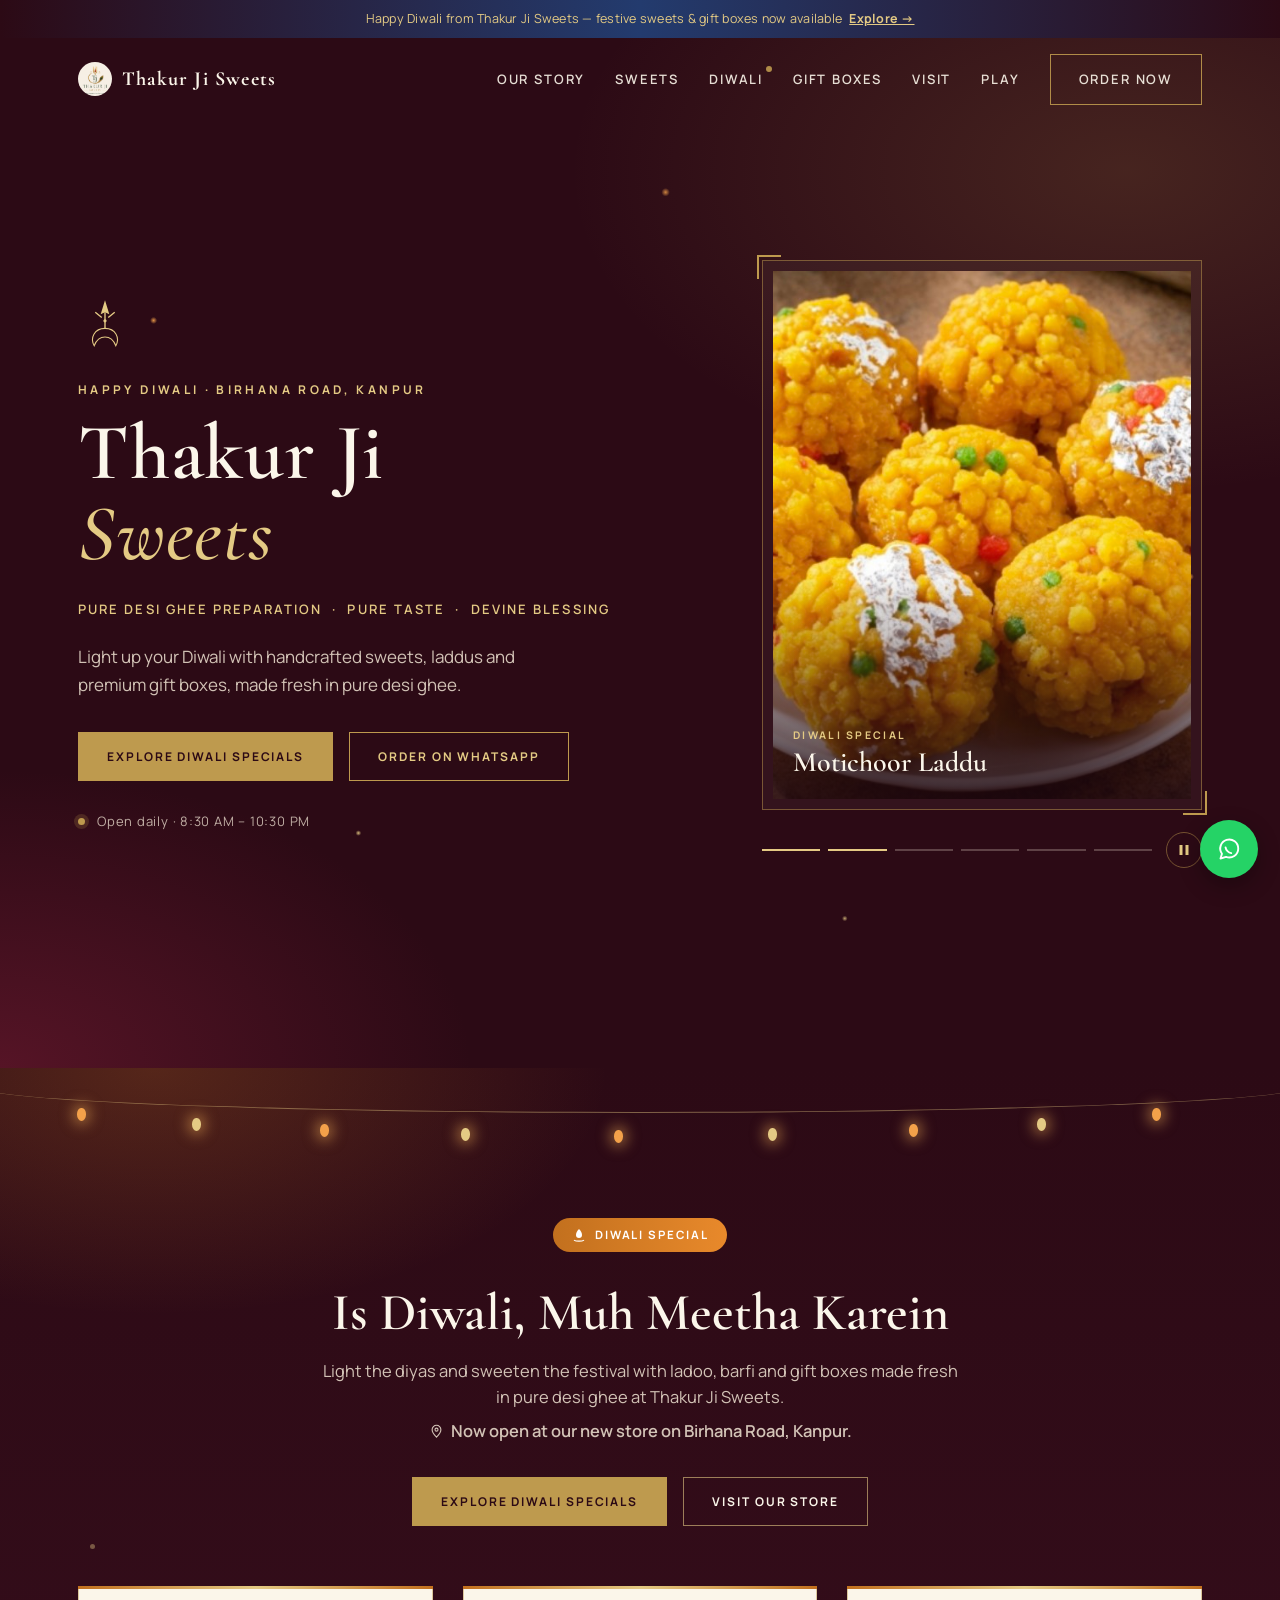
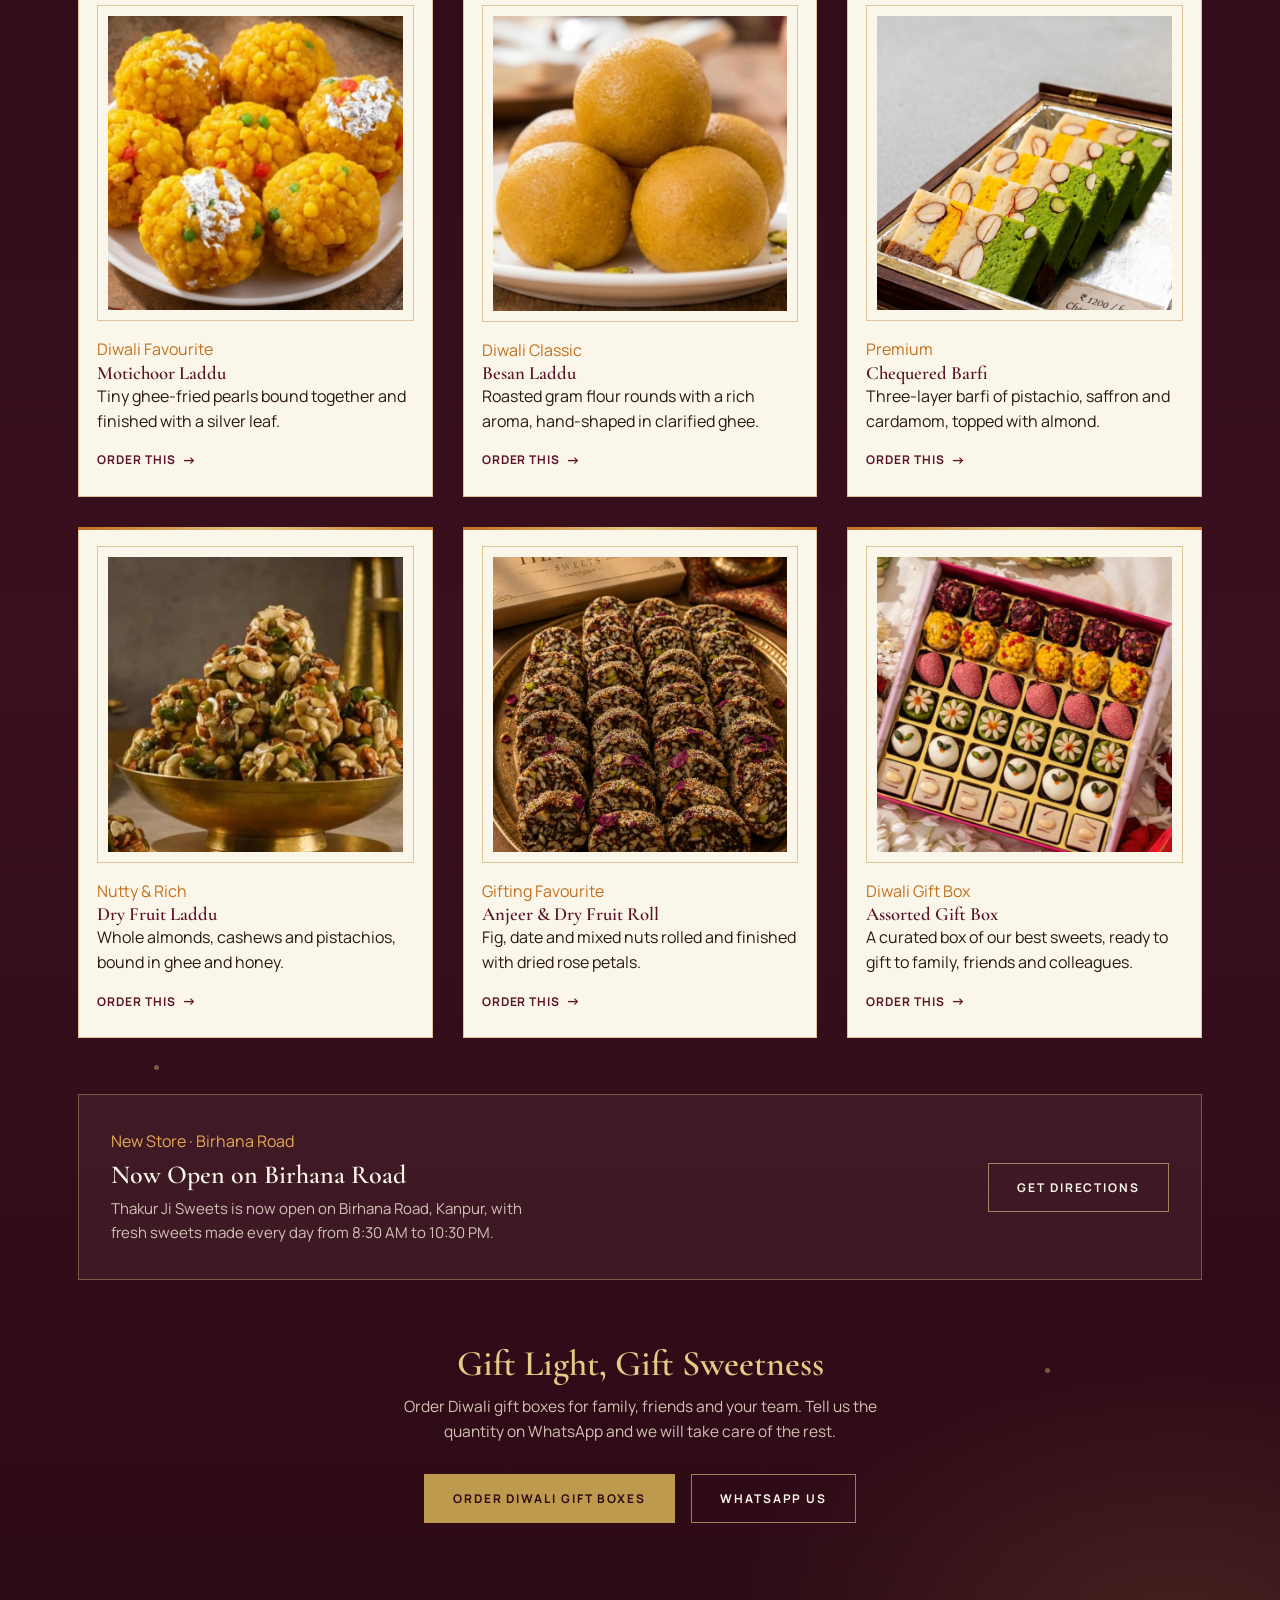
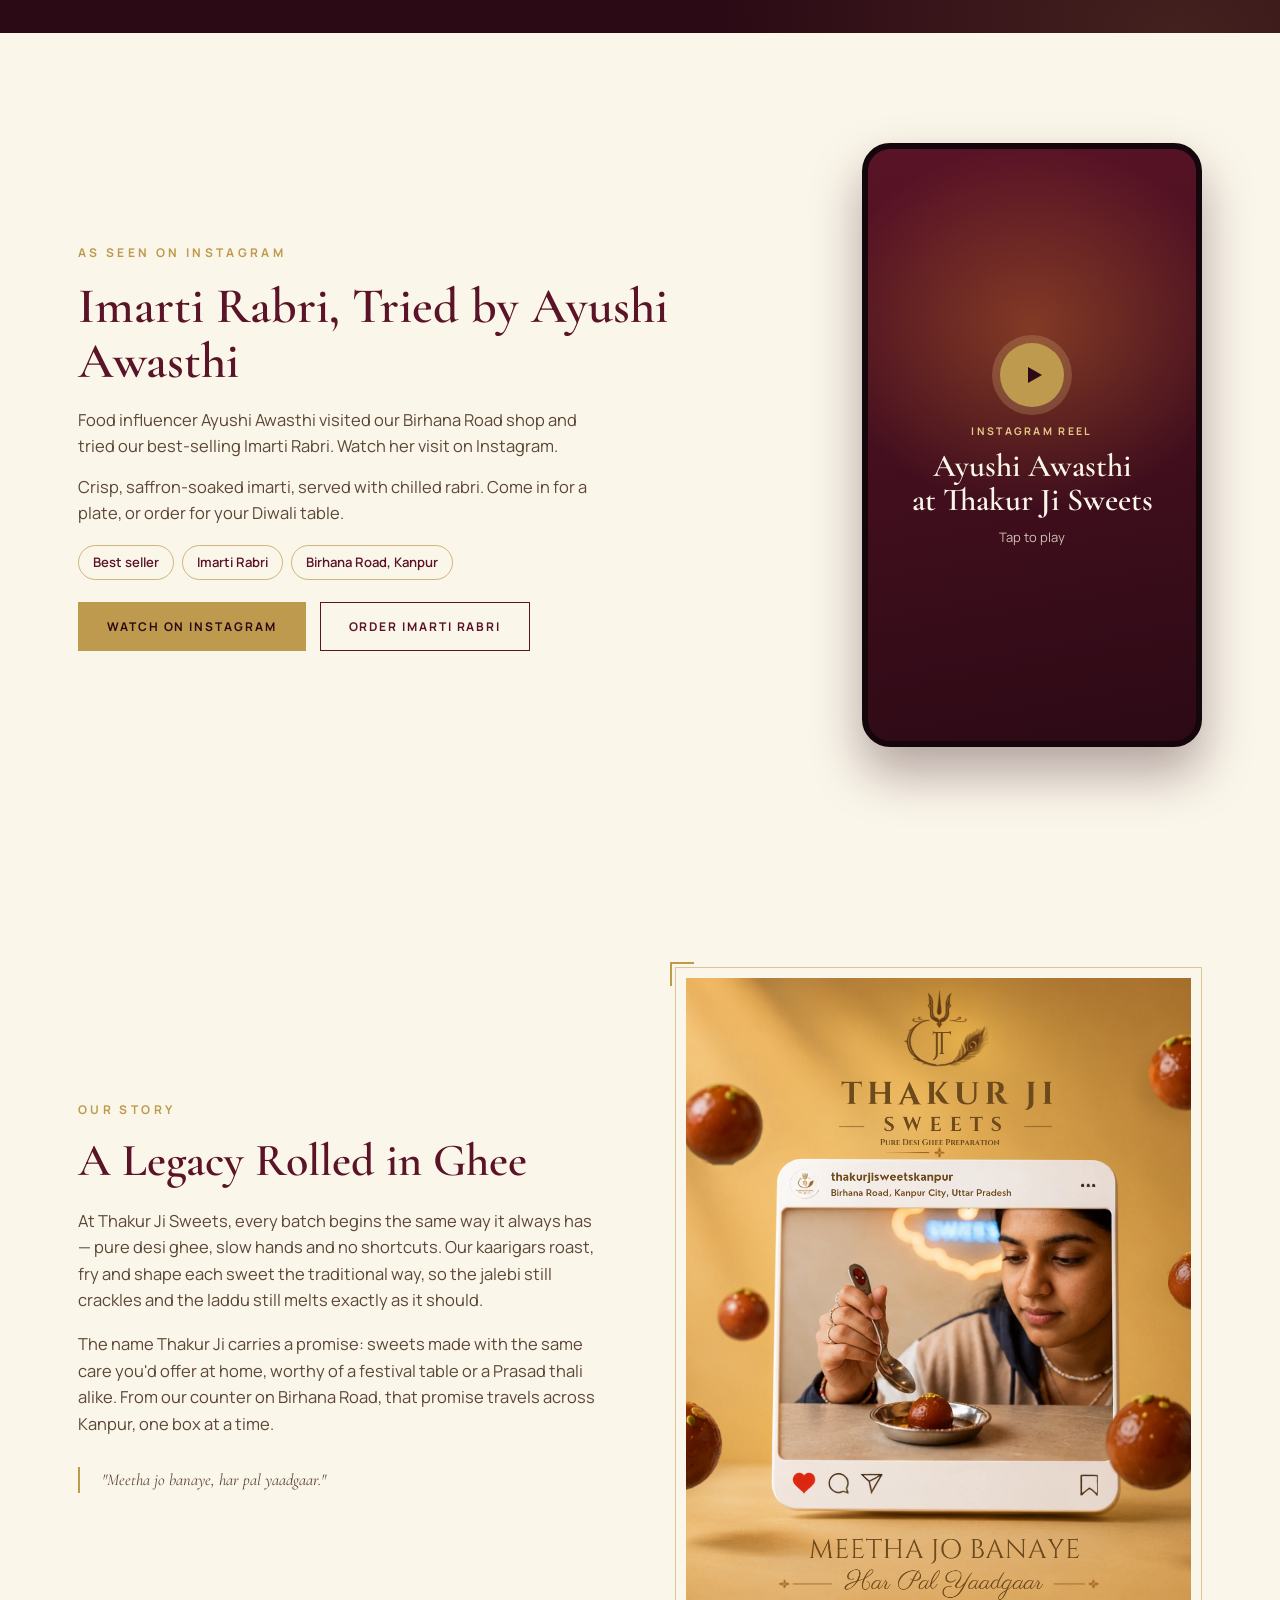
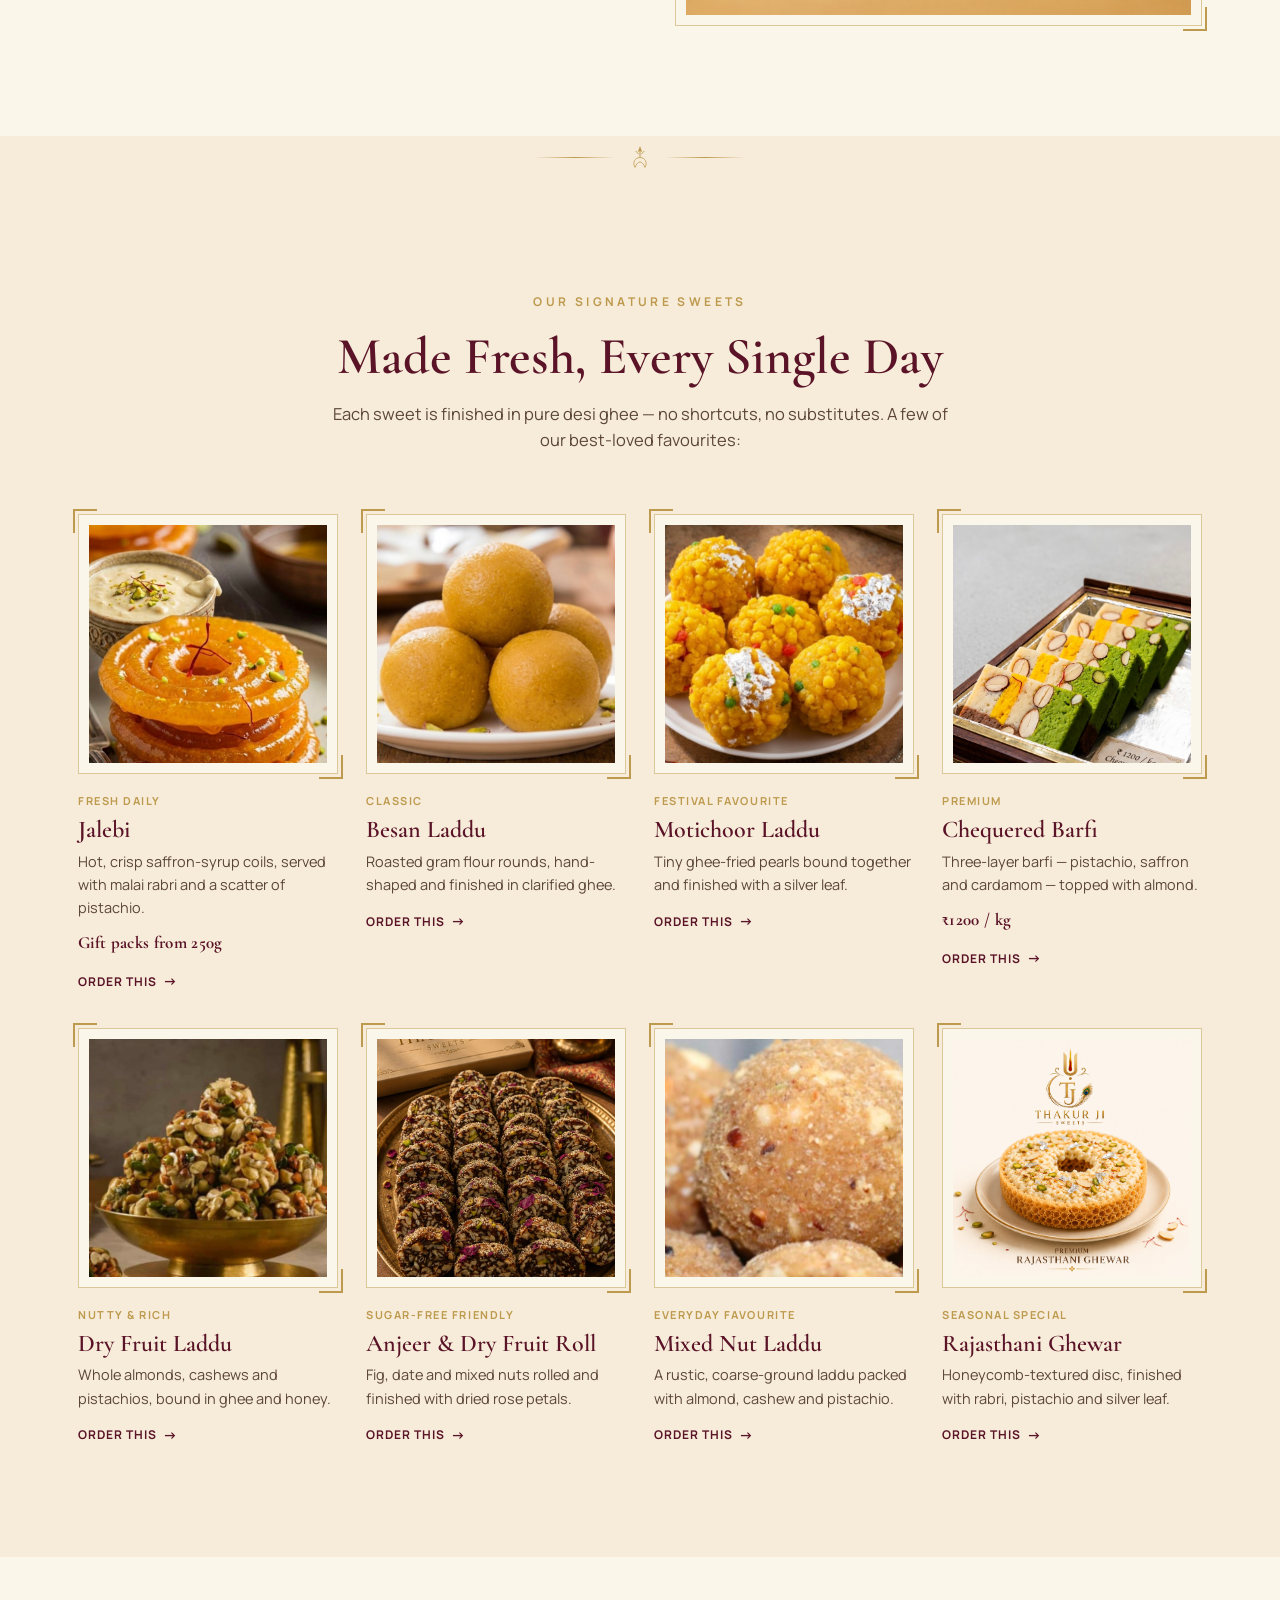
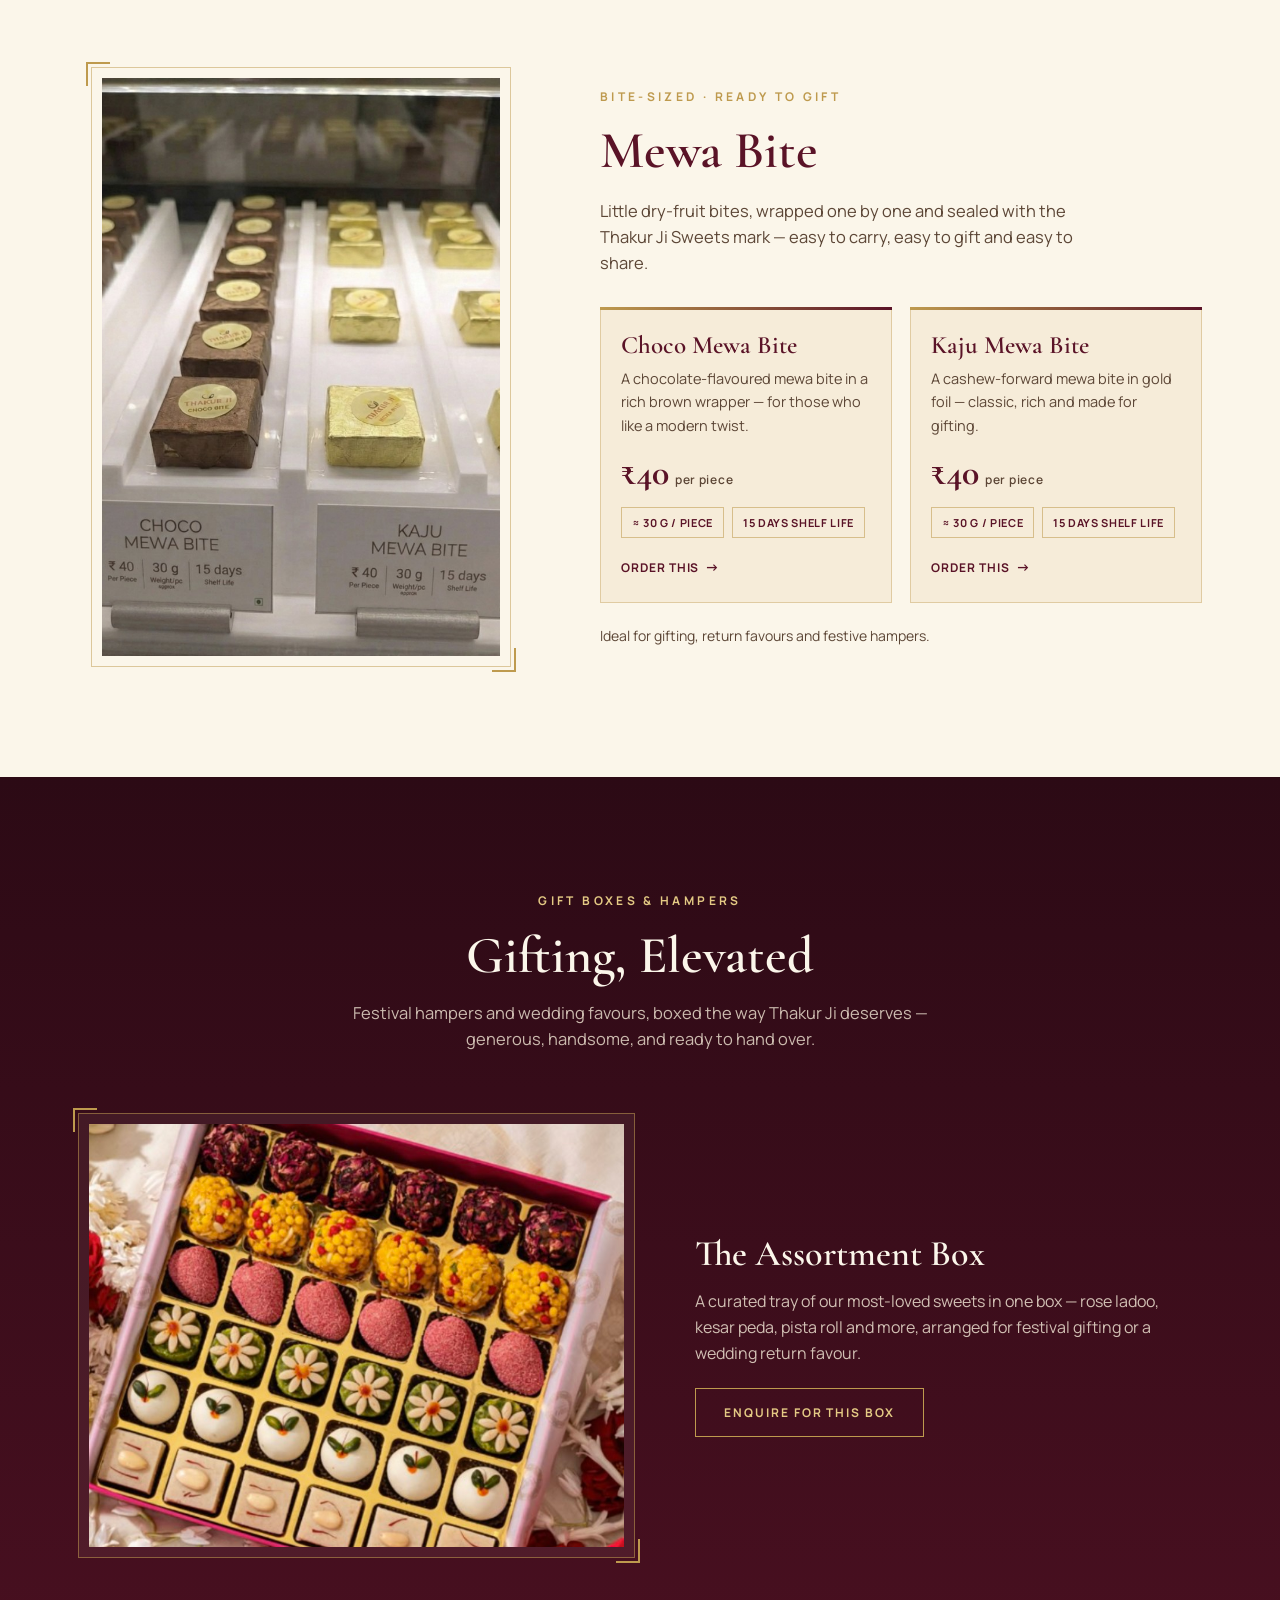
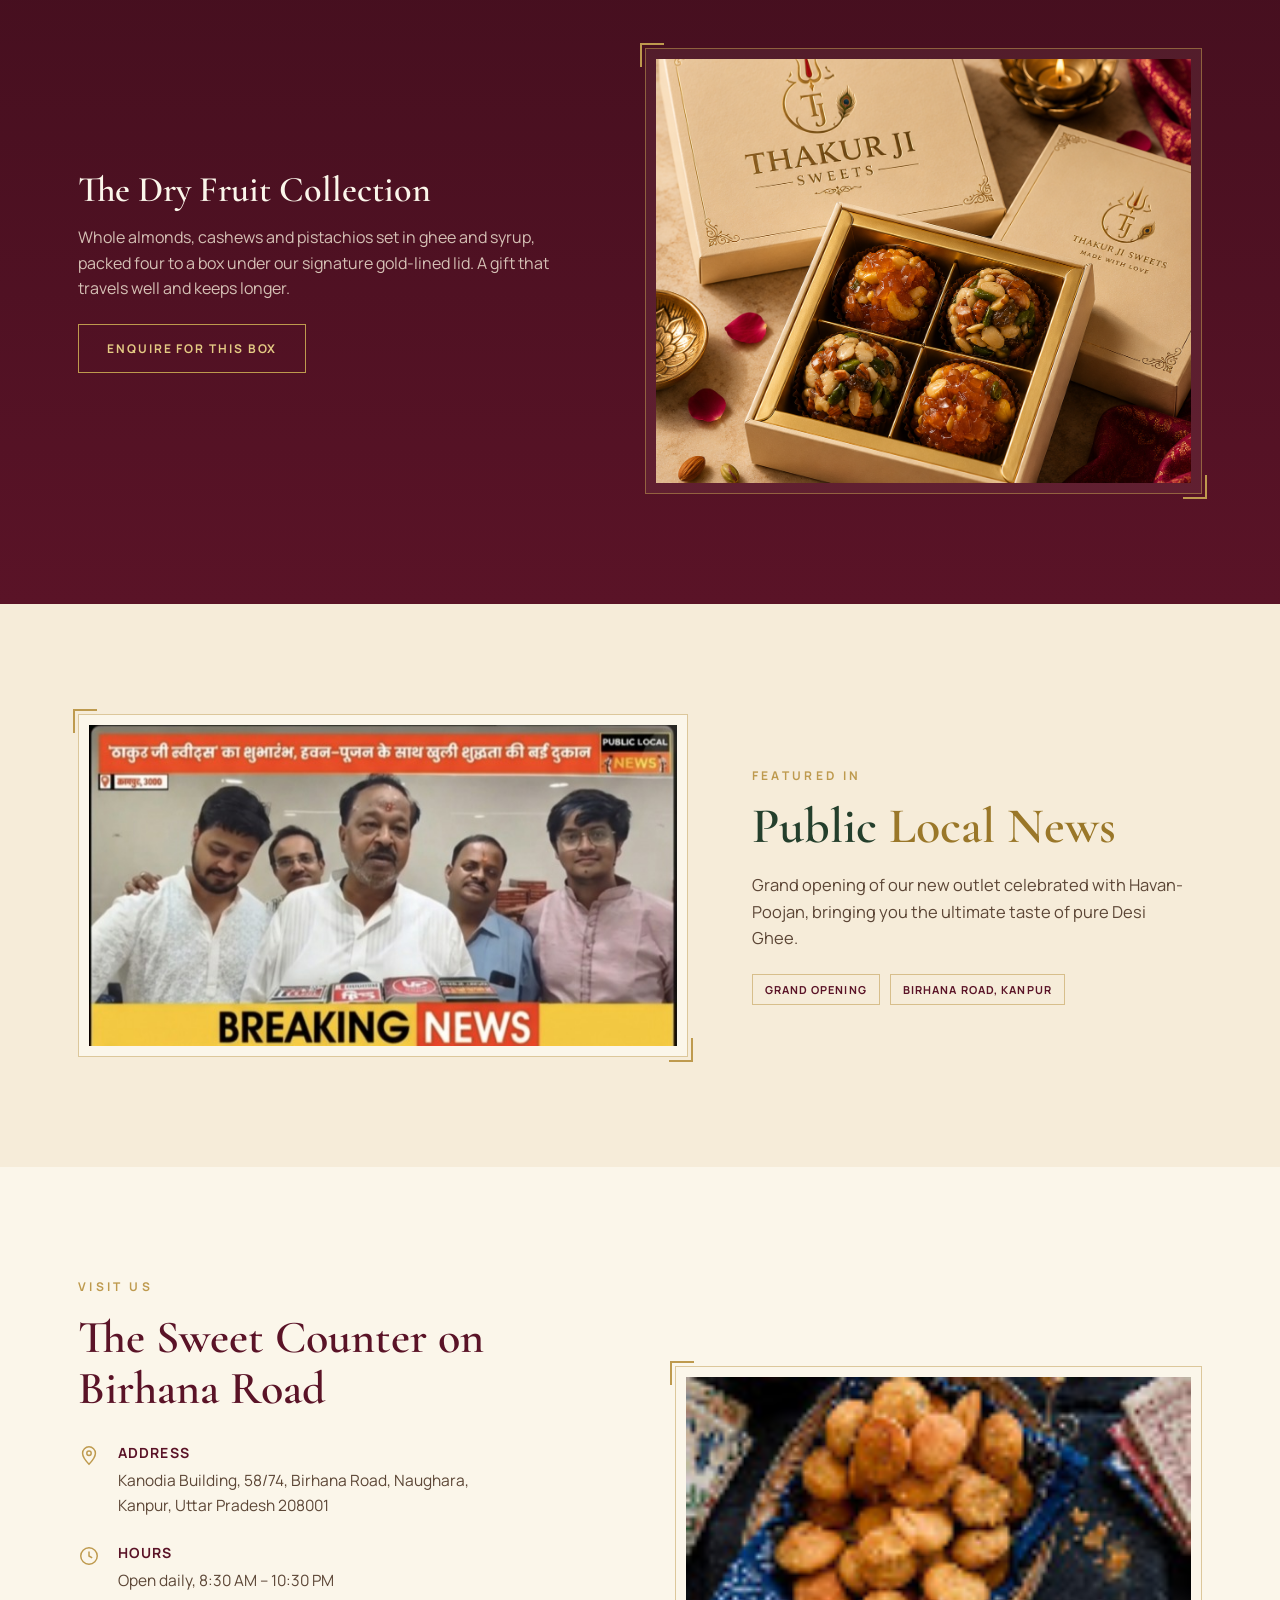
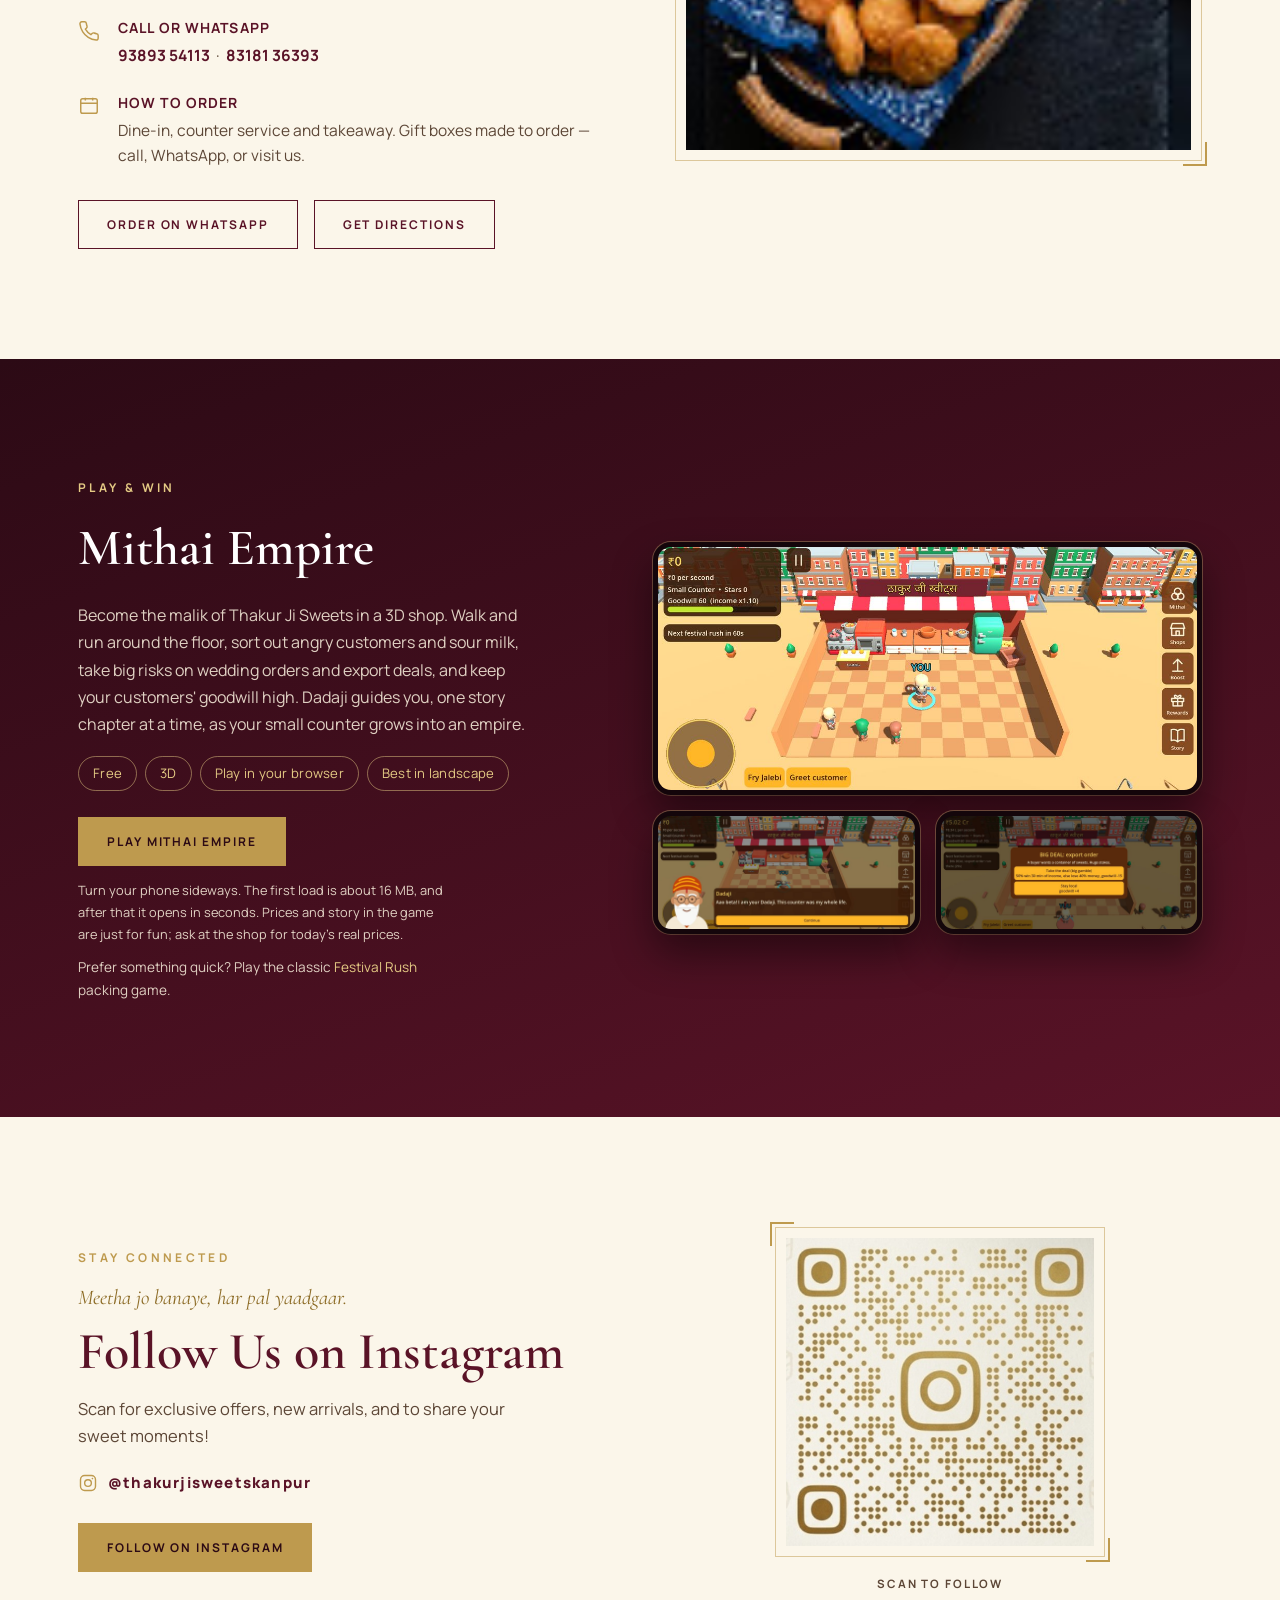
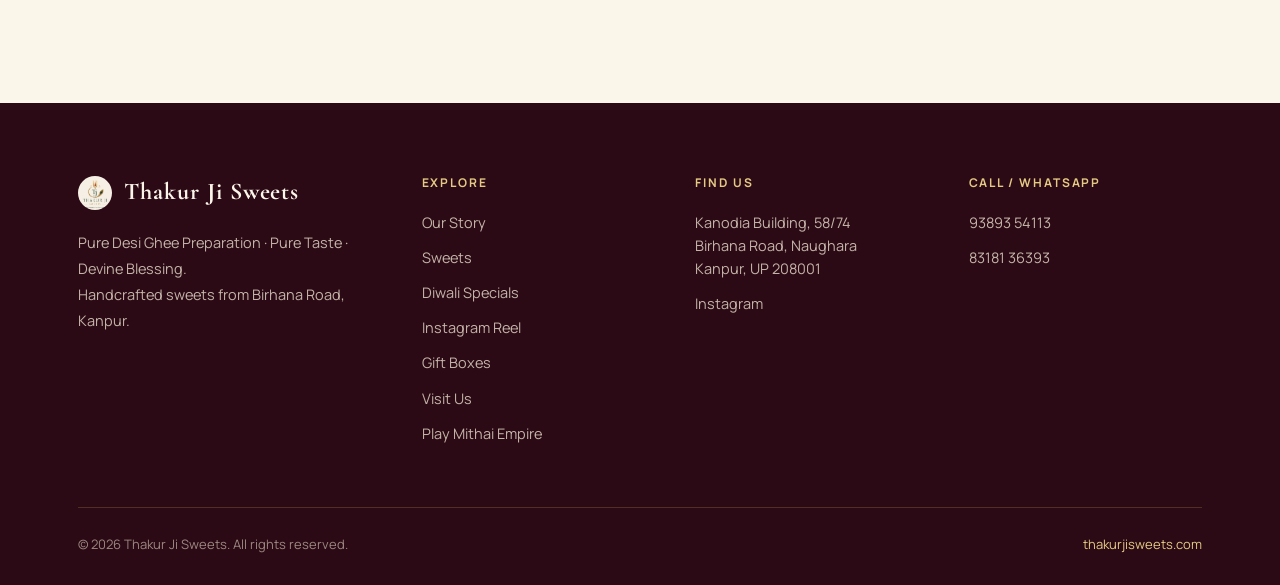
<file: index.html>
<!DOCTYPE html>
<html lang="en">
<head>
<meta charset="UTF-8">
<meta name="viewport" content="width=device-width, initial-scale=1.0">
<script>try{if(sessionStorage.getItem("tjSeen"))document.documentElement.classList.add("no-preloader")}catch(e){}</script>
<meta name="theme-color" content="#2C0A15">
<link rel="preload" as="image" href="favicon-192.png">
<link rel="icon" type="image/png" sizes="16x16" href="favicon-16.png">
<link rel="icon" type="image/png" sizes="32x32" href="favicon-32.png">
<link rel="icon" type="image/png" sizes="192x192" href="favicon-192.png">
<link rel="icon" type="image/png" sizes="512x512" href="favicon-512.png">
<link rel="shortcut icon" href="favicon.ico">
<link rel="apple-touch-icon" sizes="180x180" href="apple-touch-icon.png">
<link rel="canonical" href="https://thakurjisweets.com/">
<title>Thakur Ji Sweets — Sweet Shop in Kanpur | Pure Desi Ghee Sweets, Birhana Road</title>
<meta name="description" content="Thakur Ji Sweets — a premium sweet shop on Birhana Road, Kanpur, making pure desi ghee ladoo, jalebi, imarti rabri, barfi and Diwali gift boxes. Diwali sweets and gift boxes available now.">
<meta property="og:type" content="website">
<meta property="og:site_name" content="Thakur Ji Sweets">
<meta property="og:title" content="Thakur Ji Sweets — Sweet Shop in Kanpur | Pure Desi Ghee Sweets">
<meta property="og:description" content="A premium sweet shop on Birhana Road, Kanpur, making pure desi ghee ladoo, jalebi, imarti rabri, barfi and Diwali gift boxes.">
<meta property="og:image" content="https://thakurjisweets.com/jalebi-rabri-hero.jpg">
<meta property="og:url" content="https://thakurjisweets.com/">
<meta property="og:locale" content="en_IN">
<meta name="twitter:card" content="summary_large_image">
<meta name="twitter:title" content="Thakur Ji Sweets — Sweet Shop in Kanpur">
<meta name="twitter:description" content="Pure desi ghee ladoo, jalebi, imarti rabri, barfi and Diwali gift boxes on Birhana Road, Kanpur.">
<meta name="twitter:image" content="https://thakurjisweets.com/jalebi-rabri-hero.jpg">
<script type="application/ld+json">
{
  "@context": "https://schema.org",
  "@type": "Bakery",
  "name": "Thakur Ji Sweets",
  "image": "https://thakurjisweets.com/jalebi-rabri-hero.jpg",
  "logo": "https://thakurjisweets.com/logo.jpg",
  "description": "Premium pure desi ghee sweets shop in Kanpur, serving ladoo, jalebi, imarti rabri, barfi and Diwali sweets, gift boxes, imarti rabri, from our Birhana Road store.",
  "servesCuisine": "Indian Sweets",
  "priceRange": "₹₹",
  "url": "https://thakurjisweets.com",
  "telephone": ["+91 93893 54113", "+91 83181 36393"],
  "address": {
    "@type": "PostalAddress",
    "streetAddress": "Kanodia Building, 58/74, Birhana Road, Naughara",
    "addressLocality": "Kanpur",
    "addressRegion": "Uttar Pradesh",
    "postalCode": "208001",
    "addressCountry": "IN"
  },
  "openingHoursSpecification": {
    "@type": "OpeningHoursSpecification",
    "dayOfWeek": ["Monday","Tuesday","Wednesday","Thursday","Friday","Saturday","Sunday"],
    "opens": "08:30",
    "closes": "22:30"
  },
  "sameAs": ["https://instagram.com/thakurjisweetskanpur"]
}
</script>
<link rel="preconnect" href="https://fonts.googleapis.com">
<link rel="preconnect" href="https://fonts.gstatic.com" crossorigin>
<link href="https://fonts.googleapis.com/css2?family=Cormorant+Garamond:ital,wght@0,400;0,500;0,600;0,700;1,500&family=Manrope:wght@400;500;600;700;800&display=swap" rel="stylesheet">
<style>
  :root{
    --cream:#F6ECD9;
    --cream-soft:#FBF6EA;
    --maroon:#5A1327;
    --maroon-deep:#2C0A15;
    --gold:#BE9A4E;
    --gold-light:#E4CA84;
    --green:#243F2C;
    --krishna-blue:#233B6E;
    --saffron:#C2701E;
    --saffron-light:#E7A854;
    --ink:#2A1810;
    --ink-soft:#5c4636;
    --max:1180px;
    --intro:1.5s;
  }
  .no-preloader{ --intro:.05s; }
  .sr-only{ position:absolute; width:1px; height:1px; overflow:hidden; clip:rect(0 0 0 0); white-space:nowrap; }
  *{box-sizing:border-box; margin:0; padding:0;}
  html{scroll-behavior:smooth;}
  body{
    background:var(--cream);
    color:var(--ink);
    font-family:'Manrope', sans-serif;
    font-weight:400;
    line-height:1.6;
    overflow-x:hidden;
  }
  h1,h2,h3,.serif{
    font-family:'Cormorant Garamond', serif;
    font-weight:600;
    color:var(--maroon);
    line-height:1.1;
  }
  a{color:inherit; text-decoration:none;}
  img{display:block; max-width:100%; height:auto;}
  .wrap{max-width:var(--max); margin:0 auto; padding:0 28px;}
  .eyebrow{
    font-family:'Manrope', sans-serif;
    font-size:12px;
    letter-spacing:.28em;
    text-transform:uppercase;
    font-weight:700;
    color:var(--gold);
  }

  /* ---------- Signature divider: trishul-flame rule ---------- */
  .divider{
    display:flex; align-items:center; justify-content:center; gap:14px;
    padding:8px 0;
  }
  .divider .line{ height:1px; width:80px; background:linear-gradient(90deg, transparent, var(--gold), transparent);}
  .divider svg{ width:22px; height:26px; flex-shrink:0; }

  /* ---------- Corner-frame device for images (echoes gift-box gold corners) ---------- */
  .frame{
    position:relative;
    padding:10px;
    background:var(--cream-soft);
    border:1px solid rgba(190,154,78,.5);
  }
  .frame::before, .frame::after{
    content:'';
    position:absolute;
    width:22px; height:22px;
    border:2px solid var(--gold);
  }
  .frame::before{ top:-6px; left:-6px; border-right:none; border-bottom:none; }
  .frame::after{ bottom:-6px; right:-6px; border-left:none; border-top:none; }
  .frame img{ width:100%; height:100%; object-fit:cover; display:block; }

  /* ---------- Nav ---------- */
  header{
    position:fixed; top:0; left:0; right:0; z-index:100;
    transition: background .4s ease, box-shadow .4s ease;
  }
  header.scrolled{
    background:rgba(246,236,217,.94);
    backdrop-filter:blur(6px);
    box-shadow:0 4px 20px rgba(44,10,21,.08);
  }
  .announce-bar{
    background:linear-gradient(90deg, var(--maroon-deep), var(--krishna-blue) 50%, var(--maroon-deep));
    color:var(--gold-light);
    text-align:center;
    font-size:12.5px;
    letter-spacing:.02em;
    padding:9px 16px;
    max-height:50px;
    overflow:hidden;
    transition:max-height .3s ease, padding .3s ease, opacity .3s ease;
  }
  .announce-bar a{ color:var(--gold-light); text-decoration:underline; font-weight:700; margin-left:4px; white-space:nowrap; }
  header.scrolled .announce-bar{ max-height:0; padding:0; opacity:0; }
  nav.wrap{ display:flex; align-items:center; justify-content:space-between; padding-top:16px; padding-bottom:16px; transition:padding .4s ease; }
  header.scrolled nav.wrap{ padding-top:10px; padding-bottom:10px; }
  .brand{ display:flex; align-items:center; gap:10px; }
  .brand-mark{ width:34px; height:34px; }
  .brand-word{ font-family:'Cormorant Garamond', serif; font-size:20px; letter-spacing:.06em; color:var(--cream-soft); font-weight:700; transition:color .4s ease;}
  header.scrolled .brand-word{ color:var(--maroon); }
  .nav-links{ display:flex; gap:30px; align-items:center; }
  .nav-links a{
    font-size:13px; letter-spacing:.14em; text-transform:uppercase; font-weight:600;
    color:var(--cream-soft); opacity:.9; transition:color .4s ease, opacity .2s;
  }
  header.scrolled .nav-links a{ color:var(--ink); }
  .nav-links a:hover{ opacity:1; color:var(--gold-light); }
  header.scrolled .nav-links a:hover{ color:var(--maroon); }
  .nav-badge{ position:relative; }
  .nav-badge::after{ content:''; position:absolute; top:-3px; right:-9px; width:6px; height:6px; border-radius:50%; background:var(--gold); }
  a:focus-visible, button:focus-visible{ outline:2px solid var(--gold); outline-offset:3px; }
  .btn{
    display:inline-flex; align-items:center; justify-content:center; padding:14px 28px; border:1px solid var(--gold);
    font-size:12px; letter-spacing:.16em; text-transform:uppercase; font-weight:700;
    color:var(--gold-light); transition:all .25s ease; min-height:44px;
  }
  .btn:hover{ background:var(--gold); color:var(--maroon-deep); }
  header.scrolled .btn{ color:var(--maroon); border-color:var(--maroon); }
  header.scrolled .btn:hover{ background:var(--maroon); color:var(--cream-soft); }
  .btn-solid{ background:var(--gold); color:var(--maroon-deep); border-color:var(--gold);}
  .btn-solid:hover{ background:var(--gold-light); border-color:var(--gold-light); color:var(--maroon-deep);}
  .nav-toggle{ display:none; background:none; border:none; color:var(--cream-soft); font-size:26px; cursor:pointer; min-width:44px; min-height:44px; }
  header.scrolled .nav-toggle{ color:var(--maroon); }

  /* ---------- Loader (logo animation) ---------- */
  .preloader{
    position:fixed; inset:0; z-index:1000; background:var(--cream);
    display:flex; align-items:center; justify-content:center;
    transition:opacity .8s ease, visibility .8s ease;
    animation:plFailsafe .8s ease 4.5s forwards;
  }
  .preloader.is-done{ opacity:0; visibility:hidden; }
  .no-preloader .preloader{ display:none; }
  @keyframes plFailsafe{ to{ opacity:0; visibility:hidden; } }
  .pl-inner{ text-align:center; padding:0 20px; }
  .pl-logo{ position:relative; width:136px; height:136px; margin:0 auto 26px; }
  .pl-logo img{ position:absolute; top:16px; left:16px; width:104px; height:104px; animation:plFade 1s ease .15s both; }
  .pl-ring{ position:absolute; inset:0; width:100%; height:100%; transform:rotate(-90deg); }
  .pl-ring circle{ fill:none; stroke:var(--gold); stroke-width:1.5; stroke-linecap:round; stroke-dasharray:389; stroke-dashoffset:389; animation:plDraw 1.7s cubic-bezier(.6,.05,.2,1) .2s forwards; }
  .pl-word{ font-family:'Cormorant Garamond',serif; font-weight:600; font-size:26px; letter-spacing:.16em; text-transform:uppercase; color:var(--maroon); animation:plUp .9s ease .5s both; }
  .pl-sub{ margin-top:6px; font-size:10.5px; letter-spacing:.42em; text-transform:uppercase; color:var(--gold); font-weight:700; animation:plUp .9s ease .75s both; }
  @keyframes plDraw{ to{ stroke-dashoffset:0; } }
  @keyframes plFade{ from{ opacity:0; transform:scale(.94); } to{ opacity:1; transform:none; } }
  @keyframes plUp{ from{ opacity:0; transform:translateY(10px); } to{ opacity:1; transform:none; } }

  /* ---------- Hero (brand copy + product showcase) ---------- */
  .hero{
    position:relative; min-height:100svh; display:flex; align-items:center; overflow:hidden;
    background:
      radial-gradient(900px 520px at 88% 16%, rgba(190,154,78,.18), transparent 62%),
      radial-gradient(760px 480px at 0% 100%, rgba(120,28,52,.55), transparent 62%),
      var(--maroon-deep);
  }
  .hero::before{ content:''; position:absolute; inset:0; pointer-events:none; z-index:1;
    background:
      radial-gradient(5px 5px at 12% 30%, rgba(243,161,74,.9), transparent 70%),
      radial-gradient(4px 4px at 28% 78%, rgba(228,202,132,.9), transparent 70%),
      radial-gradient(6px 6px at 52% 18%, rgba(243,161,74,.8), transparent 70%),
      radial-gradient(4px 4px at 66% 86%, rgba(228,202,132,.8), transparent 70%),
      radial-gradient(5px 5px at 93% 54%, rgba(243,161,74,.8), transparent 70%);
    animation:heroSparks 6s ease-in-out infinite; }
  @keyframes heroSparks{ 0%,100%{ opacity:.35; } 50%{ opacity:1; } }
  @media(prefers-reduced-motion:reduce){ .hero::before{ animation:none; opacity:.6; } }
  .hero-grid{
    position:relative; z-index:2; width:100%;
    display:grid; grid-template-columns:1.05fr .95fr; gap:clamp(36px,6vw,84px); align-items:center;
    padding-top:150px; padding-bottom:90px;
  }
  .hero-anim{ animation:heroUp .95s cubic-bezier(.2,.7,.2,1) both; animation-delay:calc(var(--intro) + var(--i, 0) * .12s); }
  @keyframes heroUp{ from{ opacity:0; transform:translateY(22px); } to{ opacity:1; transform:none; } }
  .hero-crest{ width:54px; height:54px; margin-bottom:22px; }
  .hero-copy .eyebrow{ color:var(--gold-light); display:block; }
  .hero h1{
    color:var(--cream-soft); font-size:clamp(46px, 6.2vw, 88px);
    letter-spacing:.01em; line-height:1.02; margin:14px 0 22px;
  }
  .hero h1 span{ display:block; color:var(--gold-light); font-style:italic; font-weight:500; }
  .hero-tagline{ color:var(--gold-light); font-size:13px; letter-spacing:.16em; text-transform:uppercase; font-weight:600; line-height:1.9; margin-bottom:22px; }
  .hero-sub{ max-width:480px; color:rgba(246,236,217,.82); font-size:17px; margin-bottom:34px; }
  .hero-ctas{ display:flex; gap:16px; flex-wrap:wrap; }
  .hero-hours{ margin-top:30px; display:flex; align-items:center; gap:12px; font-size:13px; letter-spacing:.06em; color:rgba(246,236,217,.72); }
  .hero-hours i{ width:7px; height:7px; border-radius:50%; background:var(--gold); box-shadow:0 0 0 4px rgba(190,154,78,.2); flex-shrink:0; }

  /* Showcase: auto carousel now, video-ready (set data-video on #showcase) */
  .showcase{ width:100%; max-width:440px; margin-left:auto; }
  .showcase-frame{ position:relative; aspect-ratio:4/5; padding:10px; border:1px solid rgba(190,154,78,.5); background:rgba(246,236,217,.04); }
  .showcase-frame::before, .showcase-frame::after{ content:''; position:absolute; width:22px; height:22px; border:2px solid var(--gold); z-index:4; pointer-events:none; }
  .showcase-frame::before{ top:-6px; left:-6px; border-right:none; border-bottom:none; }
  .showcase-frame::after{ bottom:-6px; right:-6px; border-left:none; border-top:none; }
  .showcase-stage{ position:relative; width:100%; height:100%; overflow:hidden; background:#1c0810; touch-action:pan-y; }
  .slide{ position:absolute; inset:0; opacity:0; transition:opacity 1.3s ease; }
  .slide.is-active{ opacity:1; z-index:1; }
  .slide img{ width:100%; height:100%; object-fit:cover; transform:scale(1.07); transition:transform 7s ease-out; }
  .slide.is-active img{ transform:scale(1); }
  .slide::after{ content:''; position:absolute; inset:0; background:linear-gradient(180deg, transparent 58%, rgba(30,7,15,.82) 100%); pointer-events:none; }
  .slide figcaption{ position:absolute; left:20px; right:20px; bottom:20px; z-index:2; color:var(--cream-soft); }
  .slide figcaption small{ display:block; font-size:10.5px; letter-spacing:.22em; text-transform:uppercase; color:var(--gold-light); margin-bottom:4px; font-weight:700; }
  .slide figcaption span{ font-family:'Cormorant Garamond',serif; font-size:28px; font-weight:600; line-height:1.1; }
  .showcase-video{ position:absolute; inset:0; width:100%; height:100%; object-fit:cover; opacity:0; transition:opacity 1s ease; z-index:3; }
  .showcase.has-video .showcase-video{ opacity:1; }
  .showcase.has-video .showcase-ui{ display:none; }
  .showcase-ui{ display:flex; align-items:center; gap:14px; margin-top:22px; }
  .dots{ display:flex; gap:8px; flex:1; }
  .dot{ position:relative; flex:1; height:24px; padding:0; background:none; border:none; cursor:pointer; }
  .dot::before{ content:''; position:absolute; left:0; right:0; top:50%; height:2px; margin-top:-1px; background:rgba(246,236,217,.25); }
  .dot-fill{ position:absolute; left:0; top:50%; height:2px; margin-top:-1px; width:0; background:var(--gold-light); }
  .dot.is-done .dot-fill{ width:100%; }
  .dot.is-active .dot-fill{ animation:dotFill 5.5s linear forwards; }
  @keyframes dotFill{ from{ width:0; } to{ width:100%; } }
  .showcase.is-paused .dot.is-active .dot-fill,
  .showcase.is-hover .dot.is-active .dot-fill,
  .showcase.is-offscreen .dot.is-active .dot-fill,
  .showcase.has-video .dot.is-active .dot-fill{ animation-play-state:paused; }
  .sc-toggle{ width:36px; height:36px; flex-shrink:0; display:flex; align-items:center; justify-content:center; background:none; border:1px solid rgba(190,154,78,.5); border-radius:50%; color:var(--gold-light); cursor:pointer; transition:background .2s; }
  .sc-toggle:hover{ background:rgba(190,154,78,.18); }
  .sc-toggle svg{ width:12px; height:12px; fill:currentColor; }
  .sc-toggle .i-play{ display:none; }
  .showcase.is-paused .sc-toggle .i-play{ display:block; }
  .showcase.is-paused .sc-toggle .i-pause{ display:none; }
  .showcase.is-static .sc-toggle{ display:none; }

  /* ---------- Section basics ---------- */
  section{ padding:110px 0; position:relative; }
  .section-head{ text-align:center; max-width:640px; margin:0 auto 60px; }
  .section-head h2{ font-size:clamp(34px,4.6vw,52px); margin:14px 0 16px; }
  .section-head p{ color:var(--ink-soft); font-size:16.5px; }

  /* ---------- Story ---------- */
  .story{ background:var(--cream-soft); }
  .story-grid{ display:grid; grid-template-columns:1fr 1fr; gap:70px; align-items:center; }
  .story-text .eyebrow{ margin-bottom:16px; display:block; }
  .story-text h2{ font-size:clamp(32px,4.2vw,46px); margin-bottom:22px; }
  .story-text p{ color:var(--ink-soft); margin-bottom:18px; font-size:16.5px; }
  .story-text p:last-of-type{ margin-bottom:0; }
  .story-quote{
    margin-top:30px; padding-left:22px; border-left:2px solid var(--gold);
    font-family:'Cormorant Garamond', serif; font-style:italic; color:var(--maroon);
    font-size:21px;
  }
  .story-img .frame{ aspect-ratio:4/5; }

  /* ---------- Sweets grid ---------- */
  .sweets{ background:var(--cream); }
  .sweet-grid{
    display:grid; grid-template-columns:repeat(4, 1fr); gap:34px 28px;
  }
  .sweet-card{ text-align:left; }
  .sweet-card .frame{ aspect-ratio:1/1; margin-bottom:18px; }
  .sweet-card h3{ font-size:24px; margin-bottom:6px; }
  .sweet-card .tag{
    font-size:11px; letter-spacing:.14em; text-transform:uppercase; color:var(--gold); font-weight:700; margin-bottom:8px; display:block;
  }
  .sweet-card p{ font-size:14.5px; color:var(--ink-soft); }
  .sweet-price{
    display:inline-block; margin-top:10px; font-family:'Cormorant Garamond',serif; font-weight:700;
    color:var(--maroon); font-size:17px; letter-spacing:.02em;
  }
  .card-order{
    display:inline-flex; align-items:center; gap:6px; margin-top:14px;
    font-size:12px; font-weight:700; letter-spacing:.08em; text-transform:uppercase;
    color:var(--maroon); transition:gap .2s ease, color .2s ease;
  }
  .card-order:hover{ color:var(--gold); gap:10px; }
  .card-order span{ font-size:14px; }

  /* ---------- Floating WhatsApp order button ---------- */
  .fab-whatsapp{
    position:fixed; bottom:22px; right:22px; z-index:150;
    width:58px; height:58px; border-radius:50%;
    background:#25D366; display:flex; align-items:center; justify-content:center;
    box-shadow:0 8px 22px rgba(0,0,0,.3);
    transition:transform .2s ease;
  }
  .fab-whatsapp:hover{ transform:scale(1.08); }
  .fab-whatsapp svg{ width:27px; height:27px; }

  /* ---------- Diwali Special ---------- */
  .diwali{
    background:
      radial-gradient(700px 380px at 12% 0%, rgba(232,137,43,.22), transparent 65%),
      radial-gradient(700px 420px at 92% 100%, rgba(190,154,78,.16), transparent 65%),
      linear-gradient(180deg, var(--maroon-deep), #3a0f1e 55%, var(--maroon-deep));
    position:relative; overflow:hidden; padding-top:150px;
  }
  /* string of diya lights across the top */
  .dw-lights{ position:absolute; top:0; left:0; right:0; height:64px; pointer-events:none; }
  .dw-lights::before{ content:''; position:absolute; top:18px; left:-2%; right:-2%; height:26px; border-bottom:1.5px solid rgba(228,202,132,.45); border-radius:0 0 50% 50% / 0 0 100% 100%; }
  .dw-lights i{ position:absolute; top:34px; width:9px; height:13px; border-radius:50% 50% 55% 55%; background:var(--gold-light); box-shadow:0 0 14px 4px rgba(232,168,84,.55); animation:dwTwinkle 3.2s ease-in-out infinite; }
  .dw-lights i:nth-child(odd){ background:#F3A14A; }
  .dw-lights i:nth-child(1){ left:6%; top:40px }  .dw-lights i:nth-child(2){ left:15%; top:50px; animation-delay:.4s }
  .dw-lights i:nth-child(3){ left:25%; top:56px; animation-delay:.9s } .dw-lights i:nth-child(4){ left:36%; top:60px; animation-delay:1.3s }
  .dw-lights i:nth-child(5){ left:48%; top:62px; animation-delay:.2s } .dw-lights i:nth-child(6){ left:60%; top:60px; animation-delay:1.7s }
  .dw-lights i:nth-child(7){ left:71%; top:56px; animation-delay:.7s } .dw-lights i:nth-child(8){ left:81%; top:50px; animation-delay:1.1s }
  .dw-lights i:nth-child(9){ left:90%; top:40px; animation-delay:1.9s }
  @keyframes dwTwinkle{ 0%,100%{ opacity:.55; } 50%{ opacity:1; } }
  .dw-spark{ position:absolute; width:5px; height:5px; border-radius:50%; background:var(--gold-light); opacity:.4; pointer-events:none; animation:gcFloat 7s ease-in-out infinite; }
  .dw-spark:nth-of-type(1){ top:22%; left:7%; } .dw-spark:nth-of-type(2){ top:38%; right:9%; animation-delay:1.6s; width:7px; height:7px; background:#F3A14A; }
  .dw-spark:nth-of-type(3){ bottom:26%; left:12%; animation-delay:3s; } .dw-spark:nth-of-type(4){ bottom:12%; right:18%; animation-delay:4.4s; }
  @keyframes gcFloat{ 0%,100%{ transform:translateY(0); opacity:.25; } 50%{ transform:translateY(-14px); opacity:.65; } }
  .dw-badge{
    display:inline-flex; align-items:center; gap:8px;
    background:linear-gradient(90deg, var(--saffron), #E8892B); color:#fff;
    padding:8px 18px; border-radius:999px;
    font-size:11.5px; letter-spacing:.16em; text-transform:uppercase; font-weight:700; margin-bottom:18px;
  }
  .dw-badge svg{ width:16px; height:16px; flex-shrink:0; }
  .diwali .section-head h2{ color:var(--cream-soft); }
  .diwali .section-head p{ color:rgba(246,236,217,.82); }
  .dw-location-line{ display:inline-flex; align-items:center; gap:7px; color:var(--gold-light); font-size:14px; font-weight:600; margin-top:8px; }
  .dw-location-line svg{ width:15px; height:15px; flex-shrink:0; }
  .dw-ctas{ display:flex; gap:16px; justify-content:center; flex-wrap:wrap; margin-top:30px; }
  .diwali .btn:not(.btn-solid){ color:var(--cream-soft); border-color:rgba(228,202,132,.6); }
  .diwali .btn:not(.btn-solid):hover{ background:rgba(228,202,132,.14); }

  .dw-grid{ display:grid; grid-template-columns:repeat(3, 1fr); gap:30px; position:relative; z-index:1; margin-top:10px; }
  .dw-card{
    background:var(--cream-soft); border:1px solid rgba(190,154,78,.5);
    padding:18px 18px 24px; position:relative; text-align:left;
    transition:transform .25s ease, box-shadow .25s ease;
  }
  .dw-card:hover{ transform:translateY(-4px); box-shadow:0 18px 36px rgba(0,0,0,.35), 0 0 0 1px rgba(228,202,132,.5); }
  .dw-card::before{ content:''; position:absolute; top:-1px; left:-1px; right:-1px; height:3px; background:linear-gradient(90deg, var(--saffron), var(--gold-light), var(--saffron)); }
  .dw-card .frame{ aspect-ratio:1/1; margin-bottom:16px; overflow:hidden; }
  .dw-card .frame img{ transition:transform .5s ease; }
  .dw-card:hover .frame img{ transform:scale(1.06); }
  .dw-card .tag{ color:var(--saffron); }

  .ph-tile{
    width:100%; height:100%; display:flex; flex-direction:column; align-items:center; justify-content:center; gap:8px;
    background:linear-gradient(135deg, var(--cream-soft), #f1e3c8);
    color:var(--ink-soft); font-size:12px; letter-spacing:.04em; text-align:center; padding:14px;
  }
  .ph-tile svg{ width:32px; height:32px; opacity:.5; }

  .dw-location-strip{
    margin-top:56px; padding:34px 32px; background:rgba(246,236,217,.06); color:var(--cream-soft);
    border:1px solid rgba(228,202,132,.35);
    display:flex; flex-wrap:wrap; align-items:center; justify-content:space-between; gap:24px; position:relative; z-index:1;
  }
  .dw-location-strip .tag{ color:var(--saffron-light); }
  .dw-location-strip h3{ color:var(--cream-soft); font-size:26px; margin:6px 0 8px; }
  .dw-location-strip p{ color:rgba(246,236,217,.8); font-size:15px; max-width:440px; }
  .dw-cta{ text-align:center; margin-top:64px; position:relative; z-index:1; }
  .dw-cta h3{ font-size:clamp(26px,3.2vw,36px); margin-bottom:10px; color:var(--gold-light); }
  .dw-cta p{ color:rgba(246,236,217,.82); margin:0 auto 22px; font-size:15.5px; max-width:520px; }

  /* ---------- Influencer reel ---------- */
  .reel{ background:var(--cream-soft); }
  .reel-grid{ display:grid; grid-template-columns:1fr 340px; gap:clamp(32px,6vw,80px); align-items:center; }
  .reel-copy h2{ font-size:clamp(32px,4.4vw,50px); margin:14px 0 18px; }
  .reel-copy p{ color:var(--ink-soft); font-size:16.5px; max-width:52ch; margin-bottom:14px; }
  .reel-copy .btn-row{ display:flex; gap:14px; flex-wrap:wrap; margin-top:22px; }
  .reel-copy .btn:not(.btn-solid){ color:var(--maroon); border-color:var(--maroon); }
  .reel-tags{ display:flex; flex-wrap:wrap; gap:8px; margin:18px 0 0; padding:0; list-style:none; }
  .reel-tags li{ border:1px solid rgba(190,154,78,.7); color:var(--maroon); border-radius:999px; padding:6px 14px; font-size:.82rem; font-weight:600; }
  .reel-phone{ width:100%; max-width:340px; margin:0 auto; aspect-ratio:9/16; border-radius:28px; border:6px solid #14060b; background:#14060b; box-shadow:0 26px 50px rgba(44,10,21,.35); overflow:hidden; position:relative; }
  .reel-poster{ position:absolute; inset:0; display:flex; flex-direction:column; align-items:center; justify-content:center; text-align:center; gap:10px; padding:28px;
    background:radial-gradient(300px 260px at 50% 30%, rgba(232,137,43,.35), transparent 70%), linear-gradient(170deg, var(--maroon), var(--maroon-deep)); color:var(--cream-soft); border:0; cursor:pointer; font:inherit; width:100%; }
  .reel-poster small{ letter-spacing:.22em; text-transform:uppercase; font-size:10.5px; color:var(--gold-light); font-weight:700; }
  .reel-poster strong{ font-family:'Cormorant Garamond',serif; font-size:32px; line-height:1.05; font-weight:600; }
  .reel-poster em{ font-style:normal; font-size:13px; color:rgba(246,236,217,.8); }
  .reel-play{ width:64px; height:64px; border-radius:50%; background:var(--gold); color:var(--maroon-deep); display:flex; align-items:center; justify-content:center; box-shadow:0 0 0 8px rgba(228,202,132,.22); margin-bottom:6px; transition:transform .25s ease; }
  .reel-poster:hover .reel-play, .reel-poster:focus-visible .reel-play{ transform:scale(1.08); }
  .reel-play svg{ width:24px; height:24px; margin-left:3px; fill:currentColor; }
  .reel-phone iframe{ position:absolute; inset:0; width:100%; height:100%; border:0; background:#fff; }
  @media(max-width:820px){ .reel-grid{ grid-template-columns:1fr; } .reel-phone{ order:-1; max-width:300px; } }

  .btn-shimmer{ position:relative; overflow:hidden; }
  .btn-shimmer::after{
    content:''; position:absolute; top:0; left:-60%; width:50%; height:100%;
    background:linear-gradient(120deg, transparent, rgba(255,255,255,.45), transparent);
    transform:skewX(-20deg); transition:left .6s ease;
  }
  .btn-shimmer:hover::after{ left:120%; }

  /* ---------- Gifting (dark) ---------- */
  .gifting{
    background:linear-gradient(180deg, var(--maroon-deep), var(--maroon));
    color:var(--cream-soft);
  }
  .gifting .section-head p{ color:rgba(246,236,217,.78); }
  .gifting .section-head h2{ color:var(--cream-soft); }
  .gifting .eyebrow{ color:var(--gold-light); }
  .gift-grid{ display:grid; grid-template-columns:1.1fr 1fr; gap:60px; align-items:center; margin-bottom:90px; }
  .gift-grid.reverse{ grid-template-columns:1fr 1.1fr; }
  .gift-grid.reverse .gift-img{ order:2; }
  .gift-grid.reverse .gift-text{ order:1; }
  .gift-grid:last-child{ margin-bottom:0; }
  .gift-img .frame{ aspect-ratio:5/4; background:rgba(246,236,217,.06); border-color:rgba(190,154,78,.55); }
  .gift-text h3{ color:var(--cream-soft); font-size:clamp(26px,3.4vw,36px); margin-bottom:16px; }
  .gift-text p{ color:rgba(246,236,217,.8); font-size:16px; margin-bottom:22px; }

  /* ---------- Visit ---------- */
  .visit{ background:var(--cream-soft); }
  .visit-grid{ display:grid; grid-template-columns:1fr 1fr; gap:70px; align-items:center; }
  .visit-img .frame{ aspect-ratio:4/3; }
  .visit-text .eyebrow{ display:block; margin-bottom:16px; }
  .visit-text h2{ font-size:clamp(32px,4.2vw,46px); margin-bottom:28px; }
  .info-row{ display:flex; gap:18px; margin-bottom:24px; align-items:flex-start; }
  .info-row svg{ flex-shrink:0; width:22px; height:22px; margin-top:3px; color:var(--gold); }
  .info-row h4{ font-family:'Manrope'; font-size:14px; letter-spacing:.08em; text-transform:uppercase; font-weight:700; color:var(--maroon); margin-bottom:4px;}
  .info-row p{ color:var(--ink-soft); font-size:15.5px; }
  .info-row p a{ color:var(--maroon); font-weight:700; }
  .info-row p a:hover{ color:var(--gold); }
  .visit-ctas{ display:flex; gap:16px; margin-top:32px; flex-wrap:wrap; }
  .btn-dark{ border-color:var(--maroon); color:var(--maroon); }
  .btn-dark:hover{ background:var(--maroon); color:var(--cream-soft); }

  /* ---------- Mewa Bite ---------- */
  .mewa{ background:var(--cream-soft); }
  .mewa-grid{ display:grid; grid-template-columns:.85fr 1.15fr; gap:clamp(36px,6vw,84px); align-items:center; }
  .mewa-img .frame{ aspect-ratio:7/10; max-width:420px; margin:0 auto; }
  .mewa-text .eyebrow{ display:block; margin-bottom:16px; }
  .mewa-text h2{ font-size:clamp(34px,4.4vw,52px); margin-bottom:18px; }
  .mewa-lead{ color:var(--ink-soft); font-size:16.5px; margin-bottom:30px; max-width:520px; }
  .mewa-cards{ display:grid; grid-template-columns:1fr 1fr; gap:18px; }
  .mewa-card{ position:relative; background:var(--cream); border:1px solid rgba(190,154,78,.4); padding:24px 20px 22px; }
  .mewa-card::before{ content:''; position:absolute; top:-1px; left:-1px; right:-1px; height:3px; background:linear-gradient(90deg, var(--gold), var(--maroon)); }
  .mewa-card h3{ font-size:25px; margin-bottom:8px; }
  .mewa-card p{ font-size:14.5px; color:var(--ink-soft); margin-bottom:18px; }
  .mewa-price{ font-family:'Cormorant Garamond',serif; font-size:36px; font-weight:700; color:var(--maroon); line-height:1; }
  .mewa-price small{ font-family:'Manrope',sans-serif; font-size:12px; font-weight:600; color:var(--ink-soft); letter-spacing:.06em; margin-left:6px; }
  .mewa-specs{ display:flex; gap:8px; flex-wrap:wrap; margin:16px 0 4px; list-style:none; }
  .mewa-specs li{ font-size:11px; font-weight:700; letter-spacing:.06em; text-transform:uppercase; color:var(--maroon); border:1px solid rgba(190,154,78,.55); padding:6px 10px; }
  .mewa-note{ margin-top:22px; font-size:14px; color:var(--ink-soft); }

  /* ---------- Featured In ---------- */
  .featured{ background:var(--cream); }
  .featured-grid{ display:grid; grid-template-columns:1.15fr .85fr; gap:clamp(32px,5vw,72px); align-items:center; }
  .featured-media .frame{ aspect-ratio:16/9; }
  .featured-text .eyebrow{ display:block; margin-bottom:14px; }
  .featured-text h2{ font-size:clamp(34px,4.2vw,50px); margin-bottom:18px; color:var(--green); }
  .featured-text h2 em{ font-style:normal; color:#9A7729; }
  .featured-text p{ color:var(--ink-soft); font-size:16.5px; max-width:440px; }
  .featured-meta{ margin-top:22px; display:flex; gap:10px; flex-wrap:wrap; }
  .featured-meta span{ font-size:11px; font-weight:700; letter-spacing:.1em; text-transform:uppercase; color:var(--maroon); border:1px solid rgba(190,154,78,.55); padding:6px 12px; }

  /* ---------- Instagram / Follow us ---------- */
  .social{ background:var(--cream-soft); }
  .social-grid{ display:grid; grid-template-columns:1fr 1fr; gap:clamp(32px,6vw,80px); align-items:center; }
  .social-text .eyebrow{ display:block; margin-bottom:14px; }
  .social-tag{ font-family:'Cormorant Garamond',serif; font-style:italic; color:#8C6B25; font-size:21px; margin-bottom:8px; }
  .social-text h2{ font-size:clamp(34px,4.4vw,52px); margin-bottom:16px; }
  .social-text p{ color:var(--ink-soft); max-width:440px; margin-bottom:22px; font-size:16.5px; }
  .social-handle{ display:inline-flex; align-items:center; gap:10px; font-weight:800; letter-spacing:.08em; color:var(--maroon); font-size:15px; margin-bottom:28px; }
  .social-handle svg{ width:20px; height:20px; color:var(--gold); }
  .social-qr{ max-width:330px; margin:0 auto; text-align:center; }
  .social-qr .frame{ aspect-ratio:1/1; }
  .social-qr figcaption{ margin-top:18px; font-size:11.5px; letter-spacing:.16em; text-transform:uppercase; color:var(--ink-soft); font-weight:700; }

  /* ---------- Footer ---------- */
  footer{ background:var(--maroon-deep); color:rgba(246,236,217,.75); padding:70px 0 30px; }
  .foot-grid{ display:grid; grid-template-columns:1.3fr 1fr 1fr 1fr; gap:40px; margin-bottom:50px; }
  .foot-brand{ display:flex; align-items:center; gap:12px; margin-bottom:18px; }
  .foot-brand span{ font-family:'Cormorant Garamond',serif; font-size:24px; color:var(--cream-soft); font-weight:700; letter-spacing:.04em;}
  .foot-brand img{ width:34px; height:34px; }
  footer p{ font-size:14.5px; line-height:1.8; }
  footer h4{ color:var(--gold-light); font-size:12px; letter-spacing:.16em; text-transform:uppercase; font-weight:700; margin-bottom:18px; }
  .foot-links a{ display:block; font-size:14.5px; margin-bottom:12px; color:rgba(246,236,217,.75); transition:color .2s; }
  .foot-links a:hover{ color:var(--gold-light); }
  .foot-bottom{
    border-top:1px solid rgba(190,154,78,.25); padding-top:26px;
    display:flex; justify-content:space-between; align-items:center; flex-wrap:wrap; gap:12px;
    font-size:13px; color:rgba(246,236,217,.55);
  }
  .foot-bottom a{ color:var(--gold-light); }

  /* ---------- Reveal animation ---------- */
  .reveal{ opacity:.4; transform:translateY(26px); transition:opacity .8s ease, transform .8s ease; }
  .reveal.in{ opacity:1; transform:translateY(0); }

  @media (prefers-reduced-motion: reduce){
    html{ scroll-behavior:auto; }
    .reveal{ opacity:1; transform:none; transition:none; }
    .hero-anim{ animation:none; }
    .slide, .slide img{ transition:none; }
    .dot.is-active .dot-fill{ animation:none; width:100%; }
    .preloader{ transition-duration:.2s; }
    .pl-logo img, .pl-word, .pl-sub{ animation:none; }
    .pl-ring circle{ animation:none; stroke-dashoffset:0; }
    .dw-spark, .dw-lights i{ animation:none; opacity:.5; }
    .dw-card{ transition:none; }
    .dw-card:hover{ transform:none; }
    .dw-card:hover .frame img{ transform:none; }
    .btn-shimmer::after{ display:none; }
  }

  /* ---------- Responsive ---------- */
  @media (max-width:980px){
    .sweet-grid{ grid-template-columns:repeat(2, 1fr); }
    .story-grid, .visit-grid{ grid-template-columns:1fr; gap:40px; }
    .story-img{ order:-1; }
    .gift-grid, .gift-grid.reverse{ grid-template-columns:1fr; }
    .gift-grid.reverse .gift-img, .gift-grid.reverse .gift-text{ order:0; }
    .foot-grid{ grid-template-columns:1fr 1fr; }
    .foot-grid > div:first-child{ grid-column:1 / -1; }
    .dw-grid{ grid-template-columns:repeat(2, 1fr); }
    .dw-location-strip{ text-align:center; justify-content:center; }
    .hero{ min-height:auto; }
    .hero-grid{ grid-template-columns:1fr; gap:44px; padding-top:132px; padding-bottom:64px; }
    .showcase{ margin:0 auto; max-width:400px; order:-1; }
    .mewa-grid, .featured-grid, .social-grid{ grid-template-columns:1fr; gap:44px; }
    .mewa-img{ order:-1; }
    .social-qr{ order:-1; }
  }
  @media (max-width:720px){
    .nav-links{
      position:fixed; top:0; right:0; height:100vh; width:min(78vw, 320px);
      background:var(--maroon-deep); flex-direction:column; justify-content:center; gap:30px;
      transform:translateX(100%); transition:transform .4s ease; z-index:120;
    }
    .nav-links.open{ transform:translateX(0); }
    .nav-links a{ color:var(--cream-soft) !important; font-size:15px; }
    .nav-toggle{ display:block; z-index:130; }
    section{ padding:76px 0; }
    .sweet-grid{ grid-template-columns:1fr 1fr; gap:22px 16px; }
    .dw-grid{ grid-template-columns:1fr 1fr; gap:18px; }
    .foot-grid{ grid-template-columns:1fr; gap:34px; }
    .hero-grid{ padding-top:122px; gap:34px; }
    .showcase-frame{ aspect-ratio:1/1; }
    .mewa-cards{ grid-template-columns:1fr; }
    .hero-ctas .btn{ flex:1 1 100%; }
    .announce-bar{ font-size:11.5px; padding:8px 12px; }
    .fab-whatsapp{ width:52px; height:52px; bottom:16px; right:16px; }
  }

/* ============ GAME PROMO ============ */
.play{background:linear-gradient(160deg,var(--maroon-deep),var(--maroon));color:var(--cream);padding:clamp(64px,9vw,120px) 0;position:relative;overflow:hidden}
.play-grid{display:grid;grid-template-columns:1fr 1.1fr;gap:clamp(32px,6vw,80px);align-items:center}
.play .eyebrow{color:var(--gold-light)}
.play h2{font-family:'Cormorant Garamond',serif;font-weight:600;font-size:clamp(2rem,4.5vw,3.2rem);line-height:1.1;margin:.4em 0 .5em;color:#fff}
.play p{color:rgba(246,236,217,.88);line-height:1.7;max-width:46ch}
.play-pills{display:flex;flex-wrap:wrap;gap:8px;margin:18px 0 26px;padding:0;list-style:none}
.play-pills li{border:1px solid rgba(228,202,132,.5);color:var(--gold-light);border-radius:999px;padding:6px 14px;font-size:.82rem;letter-spacing:.02em}
.play-note{font-size:.8rem;opacity:.75;margin-top:14px}
.phones{display:flex;justify-content:center;align-items:center;gap:clamp(8px,2vw,22px)}
.phone{width:clamp(96px,20vw,200px);aspect-ratio:390/844;border-radius:clamp(14px,2.4vw,26px);border:clamp(3px,.6vw,6px) solid #14060b;background:#14060b;box-shadow:0 24px 48px rgba(0,0,0,.45),0 0 0 1px rgba(228,202,132,.35);overflow:hidden;flex:none}
.phone img{width:100%;height:100%;object-fit:cover;display:block}
.phone.mid{width:clamp(110px,23vw,230px);transform:translateY(-14px)}
.phone:not(.mid){opacity:.95}
.shots{display:grid;grid-template-columns:1fr 1fr;gap:clamp(8px,1.6vw,16px)}
.shot{aspect-ratio:1040/480;border-radius:clamp(10px,1.6vw,18px);border:clamp(3px,.5vw,5px) solid #14060b;background:#14060b;box-shadow:0 20px 40px rgba(0,0,0,.45),0 0 0 1px rgba(228,202,132,.35);overflow:hidden}
.shot img{width:100%;height:100%;object-fit:cover;display:block}
.shot.big{grid-column:1/-1}
.play-alt{font-size:.85rem;margin-top:10px}.play-alt a{color:var(--gold-light)}
@media(max-width:820px){.play-grid{grid-template-columns:1fr}.phones,.shots{order:-1}}
@media(prefers-reduced-motion:no-preference){.phone{transition:transform .5s ease}.phones:hover .phone.mid{transform:translateY(-22px)}}
</style>
</head>
<body>

<!-- ============ LOADER ============ -->
<div class="preloader" id="preloader" role="status" aria-live="polite" aria-label="Loading Thakur Ji Sweets">
  <div class="pl-inner">
    <div class="pl-logo">
      <svg class="pl-ring" viewBox="0 0 136 136" aria-hidden="true"><circle cx="68" cy="68" r="62"/></svg>
      <img src="favicon-192.png" alt="" width="104" height="104">
    </div>
    <div class="pl-word">Thakur Ji</div>
    <div class="pl-sub">Sweets</div>
  </div>
</div>

<!-- ============ NAV ============ -->
<header id="siteHeader">
  <div class="announce-bar">
    Happy Diwali from Thakur Ji Sweets — festive sweets &amp; gift boxes now available <a href="#diwali">Explore →</a>
  </div>
  <nav class="wrap">
    <a href="#top" class="brand">
      <img src="logo.jpg" alt="Thakur Ji Sweets crest" class="brand-mark" style="border-radius:50%; object-fit:cover;">
      <span class="brand-word">Thakur Ji Sweets</span>
    </a>
    <div class="nav-links" id="navLinks">
      <a href="#story">Our Story</a>
      <a href="#sweets">Sweets</a>
      <a href="#diwali" class="nav-badge">Diwali</a>
      <a href="#gifting">Gift Boxes</a>
      <a href="#visit">Visit</a>
      <a href="mithai-empire/">Play</a>
      <a href="https://wa.me/919389354113" target="_blank" rel="noopener" class="btn order-link" data-item="your sweets">Order Now</a>
    </div>
    <button class="nav-toggle" id="navToggle" aria-label="Toggle menu">☰</button>
  </nav>
</header>

<!-- ============ HERO ============ -->
<section class="hero" id="top">
  <div class="hero-grid wrap">
    <div class="hero-copy">
      <svg class="hero-crest hero-anim" style="--i:0" viewBox="0 0 100 100" fill="none" xmlns="http://www.w3.org/2000/svg" aria-hidden="true">
        <path d="M50 8 L58 34 L50 30 L42 34 Z" fill="#E4CA84"/>
        <path d="M50 30 L50 60" stroke="#E4CA84" stroke-width="2.5"/>
        <path d="M32 30 L44 40 M68 30 L56 40" stroke="#E4CA84" stroke-width="2.5" fill="none"/>
        <circle cx="50" cy="46" r="3" fill="#E4CA84"/>
        <path d="M50 60 C 30 60 22 78 30 92 C 34 82 42 76 50 76 C 58 76 66 82 70 92 C 78 78 70 60 50 60 Z" stroke="#E4CA84" stroke-width="2" fill="none"/>
      </svg>
      <span class="eyebrow hero-anim" style="--i:1">Happy Diwali · Birhana Road, Kanpur</span>
      <h1 class="hero-anim" style="--i:2">Thakur Ji <span>Sweets</span></h1>
      <p class="hero-tagline hero-anim" style="--i:3">Pure Desi Ghee Preparation &nbsp;·&nbsp; Pure Taste &nbsp;·&nbsp; Devine Blessing</p>
      <p class="hero-sub hero-anim" style="--i:4">Light up your Diwali with handcrafted sweets, laddus and premium gift boxes, made fresh in pure desi ghee.</p>
      <div class="hero-ctas hero-anim" style="--i:5">
        <a href="#diwali" class="btn btn-solid">Explore Diwali Specials</a>
        <a href="https://wa.me/919389354113" target="_blank" rel="noopener" class="btn order-link" data-item="your sweets">Order on WhatsApp</a>
      </div>
      <div class="hero-hours hero-anim" style="--i:6"><i aria-hidden="true"></i>Open daily · 8:30 AM – 10:30 PM</div>
    </div>

    <!-- Showcase: auto carousel now. To switch to your 3-second clip: upload hero-video.mp4 to the repo
         root and set data-video="hero-video.mp4" below. The carousel stays as the fallback. -->
    <div class="showcase hero-anim" id="showcase" style="--i:3" data-video="" role="group" aria-roledescription="carousel" aria-label="Featured sweets">
      <div class="showcase-frame">
        <div class="showcase-stage">
        <figure class="slide is-active">
          <img src="jalebi-rabri-hero.jpg" alt="Fresh jalebi with rabri, saffron and pistachio" loading="eager" fetchpriority="high" decoding="async">
          <figcaption><small>Fresh Daily</small><span>Jalebi &amp; Rabri</span></figcaption>
        </figure>
        <figure class="slide" aria-hidden="true">
          <img src="motichoor-laddu.jpg" alt="Motichoor laddu with silver leaf" loading="lazy" decoding="async">
          <figcaption><small>Diwali Special</small><span>Motichoor Laddu</span></figcaption>
        </figure>
        <figure class="slide" aria-hidden="true">
          <img src="chequered-barfi.jpg" alt="Chequered barfi in pistachio, saffron and cardamom layers" loading="lazy" decoding="async">
          <figcaption><small>Signature</small><span>Chequered Barfi</span></figcaption>
        </figure>
        <figure class="slide" aria-hidden="true">
          <img src="dryfruit-roll.jpg" alt="Anjeer and dry fruit roll with rose petals" loading="lazy" decoding="async">
          <figcaption><small>Dry Fruit</small><span>Anjeer &amp; Dry Fruit Roll</span></figcaption>
        </figure>
        <figure class="slide" aria-hidden="true">
          <img src="assorted-mithai-box.jpg" alt="Assorted premium sweets gift box" loading="lazy" decoding="async">
          <figcaption><small>Gift Boxes</small><span>Assorted Gift Box</span></figcaption>
        </figure>
        <figure class="slide" aria-hidden="true">
          <img src="dryfruit-laddu-bowl.jpg" alt="Dry fruit laddu" loading="lazy" decoding="async">
          <figcaption><small>Diwali Gifting</small><span>Dry Fruit Laddu</span></figcaption>
        </figure>
          <video class="showcase-video" muted loop playsinline preload="none" aria-hidden="true"></video>
        </div>
      </div>
      <div class="showcase-ui">
        <div class="dots"><button class="dot is-active" type="button" aria-label="Show slide 1"><span class="dot-fill"></span></button><button class="dot" type="button" aria-label="Show slide 2"><span class="dot-fill"></span></button><button class="dot" type="button" aria-label="Show slide 3"><span class="dot-fill"></span></button><button class="dot" type="button" aria-label="Show slide 4"><span class="dot-fill"></span></button><button class="dot" type="button" aria-label="Show slide 5"><span class="dot-fill"></span></button><button class="dot" type="button" aria-label="Show slide 6"><span class="dot-fill"></span></button></div>
        <button class="sc-toggle" type="button" aria-label="Pause slideshow">
          <svg class="i-pause" viewBox="0 0 12 12" aria-hidden="true"><rect x="1.5" y="1" width="3" height="10"/><rect x="7.5" y="1" width="3" height="10"/></svg>
          <svg class="i-play" viewBox="0 0 12 12" aria-hidden="true"><path d="M2.5 1 L11 6 L2.5 11 Z"/></svg>
        </button>
      </div>
    </div>
  </div>
</section>

<!-- ============ DIWALI SPECIAL ============ -->
<section class="diwali" id="diwali">
  <div class="dw-lights" aria-hidden="true"><i></i><i></i><i></i><i></i><i></i><i></i><i></i><i></i><i></i></div>
  <span class="dw-spark" aria-hidden="true"></span>
  <span class="dw-spark" aria-hidden="true"></span>
  <span class="dw-spark" aria-hidden="true"></span>
  <span class="dw-spark" aria-hidden="true"></span>
  <div class="wrap">
    <div class="section-head reveal">
      <span class="dw-badge">
        <svg viewBox="0 0 24 24" fill="none" aria-hidden="true"><path d="M12 3c-3 3-4.5 6-4.5 9a4.5 4.5 0 0 0 9 0c0-3-1.5-6-4.5-9Z" fill="#fff"/><path d="M5 20c2.5 1.6 11.5 1.6 14 0" stroke="#fff" stroke-width="1.6" stroke-linecap="round"/></svg>
        Diwali Special
      </span>
      <h2>Is Diwali, Muh Meetha Karein</h2>
      <p>Light the diyas and sweeten the festival with ladoo, barfi and gift boxes made fresh in pure desi ghee at Thakur Ji Sweets.</p>
      <p class="dw-location-line">
        <svg viewBox="0 0 24 24" fill="none" stroke="currentColor" stroke-width="1.8" aria-hidden="true"><path d="M12 21s7-7.2 7-12a7 7 0 1 0-14 0c0 4.8 7 12 7 12z"/><circle cx="12" cy="9" r="2.4"/></svg>
        Now open at our new store on Birhana Road, Kanpur.
      </p>
      <div class="dw-ctas">
        <a href="#dw-products" class="btn btn-solid btn-shimmer">Explore Diwali Specials</a>
        <a href="https://www.google.com/maps/search/?api=1&query=Thakur+Ji+Sweets+Kanodia+Building+58%2F74+Birhana+Road+Naughara+Kanpur+Uttar+Pradesh+208001" target="_blank" rel="noopener" class="btn">Visit Our Store</a>
      </div>
    </div>

    <div class="dw-grid" id="dw-products">
      <div class="dw-card reveal">
        <div class="frame"><img src="motichoor-laddu.jpg" alt="Motichoor laddu with silver leaf" loading="lazy"></div>
        <span class="tag">Diwali Favourite</span>
        <h3>Motichoor Laddu</h3>
        <p>Tiny ghee-fried pearls bound together and finished with a silver leaf.</p>
        <a href="https://wa.me/919389354113" target="_blank" rel="noopener" class="card-order order-link" data-item="Motichoor Laddu (Diwali)">Order This <span>→</span></a>
      </div>
      <div class="dw-card reveal">
        <div class="frame"><img src="besan-laddu.jpg" alt="Besan laddu, roasted gram flour sweet" loading="lazy"></div>
        <span class="tag">Diwali Classic</span>
        <h3>Besan Laddu</h3>
        <p>Roasted gram flour rounds with a rich aroma, hand-shaped in clarified ghee.</p>
        <a href="https://wa.me/919389354113" target="_blank" rel="noopener" class="card-order order-link" data-item="Besan Laddu (Diwali)">Order This <span>→</span></a>
      </div>
      <div class="dw-card reveal">
        <div class="frame"><img src="chequered-barfi.jpg" alt="Chequered barfi in pistachio, saffron and cardamom" loading="lazy"></div>
        <span class="tag">Premium</span>
        <h3>Chequered Barfi</h3>
        <p>Three-layer barfi of pistachio, saffron and cardamom, topped with almond.</p>
        <a href="https://wa.me/919389354113" target="_blank" rel="noopener" class="card-order order-link" data-item="Chequered Barfi (Diwali)">Order This <span>→</span></a>
      </div>
      <div class="dw-card reveal">
        <div class="frame"><img src="dryfruit-laddu-bowl.jpg" alt="Dry fruit laddu" loading="lazy"></div>
        <span class="tag">Nutty &amp; Rich</span>
        <h3>Dry Fruit Laddu</h3>
        <p>Whole almonds, cashews and pistachios, bound in ghee and honey.</p>
        <a href="https://wa.me/919389354113" target="_blank" rel="noopener" class="card-order order-link" data-item="Dry Fruit Laddu (Diwali)">Order This <span>→</span></a>
      </div>
      <div class="dw-card reveal">
        <div class="frame"><img src="dryfruit-roll.jpg" alt="Anjeer and dry fruit roll with rose petals" loading="lazy"></div>
        <span class="tag">Gifting Favourite</span>
        <h3>Anjeer &amp; Dry Fruit Roll</h3>
        <p>Fig, date and mixed nuts rolled and finished with dried rose petals.</p>
        <a href="https://wa.me/919389354113" target="_blank" rel="noopener" class="card-order order-link" data-item="Anjeer and Dry Fruit Roll (Diwali)">Order This <span>→</span></a>
      </div>
      <div class="dw-card reveal">
        <div class="frame"><img src="assorted-mithai-box.jpg" alt="Assorted premium sweets gift box" loading="lazy"></div>
        <span class="tag">Diwali Gift Box</span>
        <h3>Assorted Gift Box</h3>
        <p>A curated box of our best sweets, ready to gift to family, friends and colleagues.</p>
        <a href="https://wa.me/919389354113" target="_blank" rel="noopener" class="card-order order-link" data-item="Assorted Diwali Gift Box (Diwali)">Order This <span>→</span></a>
      </div>
    </div>

    <div class="dw-location-strip reveal">
      <div>
        <span class="tag">New Store · Birhana Road</span>
        <h3>Now Open on Birhana Road</h3>
        <p>Thakur Ji Sweets is now open on Birhana Road, Kanpur, with fresh sweets made every day from 8:30 AM to 10:30 PM.</p>
      </div>
      <a href="https://www.google.com/maps/search/?api=1&query=Thakur+Ji+Sweets+Kanodia+Building+58%2F74+Birhana+Road+Naughara+Kanpur+Uttar+Pradesh+208001" target="_blank" rel="noopener" class="btn">Get Directions</a>
    </div>

    <div class="dw-cta reveal">
      <h3>Gift Light, Gift Sweetness</h3>
      <p>Order Diwali gift boxes for family, friends and your team. Tell us the quantity on WhatsApp and we will take care of the rest.</p>
      <div class="dw-ctas">
        <a href="https://wa.me/919389354113" target="_blank" rel="noopener" class="btn btn-solid btn-shimmer order-link" data-item="a Diwali Gift Box">Order Diwali Gift Boxes</a>
        <a href="https://wa.me/919389354113" target="_blank" rel="noopener" class="btn order-link" data-item="Diwali sweets">WhatsApp Us</a>
      </div>
    </div>
  </div>
</section>

<!-- ============ INFLUENCER REEL ============ -->
<section class="reel" id="reel">
  <div class="wrap reel-grid">
    <div class="reel-copy">
      <span class="eyebrow reveal">As Seen on Instagram</span>
      <h2 class="reveal">Imarti Rabri, Tried by Ayushi Awasthi</h2>
      <p class="reveal">Food influencer Ayushi Awasthi visited our Birhana Road shop and tried our best-selling Imarti Rabri. Watch her visit on Instagram.</p>
      <p class="reveal">Crisp, saffron-soaked imarti, served with chilled rabri. Come in for a plate, or order for your Diwali table.</p>
      <ul class="reel-tags reveal"><li>Best seller</li><li>Imarti Rabri</li><li>Birhana Road, Kanpur</li></ul>
      <div class="btn-row reveal">
        <a href="https://www.instagram.com/reel/DeqgIbmyzly/" target="_blank" rel="noopener" class="btn btn-solid">Watch on Instagram</a>
        <a href="https://wa.me/919389354113" target="_blank" rel="noopener" class="btn order-link" data-item="Imarti Rabri">Order Imarti Rabri</a>
      </div>
    </div>
    <div class="reel-phone reveal" id="reelBox">
      <button type="button" class="reel-poster" id="reelPlay" aria-label="Play the Instagram reel of Ayushi Awasthi at Thakur Ji Sweets">
        <span class="reel-play" aria-hidden="true"><svg viewBox="0 0 24 24"><path d="M6 4l14 8-14 8z"/></svg></span>
        <small>Instagram Reel</small>
        <strong>Ayushi Awasthi<br>at Thakur Ji Sweets</strong>
        <em>Tap to play</em>
      </button>
    </div>
  </div>
</section>

<!-- ============ STORY ============ -->
<section class="story" id="story">
  <div class="wrap story-grid">
    <div class="story-text reveal">
      <span class="eyebrow">Our Story</span>
      <h2>A Legacy Rolled in Ghee</h2>
      <p>At Thakur Ji Sweets, every batch begins the same way it always has — pure desi ghee, slow hands and no shortcuts. Our kaarigars roast, fry and shape each sweet the traditional way, so the jalebi still crackles and the laddu still melts exactly as it should.</p>
      <p>The name Thakur Ji carries a promise: sweets made with the same care you'd offer at home, worthy of a festival table or a Prasad thali alike. From our counter on Birhana Road, that promise travels across Kanpur, one box at a time.</p>
      <p class="story-quote">"Meetha jo banaye, har pal yaadgaar."</p>
    </div>
    <div class="story-img reveal">
      <div class="frame"><img loading="lazy" decoding="async" src="instagram-post.png" alt="Enjoying a gulab jamun at Thakur Ji Sweets, Birhana Road"></div>
    </div>
  </div>
</section>

<div class="divider">
  <span class="line"></span>
  <svg viewBox="0 0 40 46" fill="none" xmlns="http://www.w3.org/2000/svg"><path d="M20 3 L24 14 L20 12 L16 14 Z" fill="#BE9A4E"/><path d="M20 12 L20 24" stroke="#BE9A4E" stroke-width="1.6"/><path d="M12 12 L18 18 M28 12 L22 18" stroke="#BE9A4E" stroke-width="1.6"/><path d="M20 24 C 10 24 6 34 11 42 C 13 36 17 32 20 32 C 23 32 27 36 29 42 C 34 34 30 24 20 24 Z" stroke="#BE9A4E" stroke-width="1.4" fill="none"/></svg>
  <span class="line"></span>
</div>

<!-- ============ SWEETS ============ -->
<section class="sweets" id="sweets">
  <div class="wrap">
    <div class="section-head reveal">
      <span class="eyebrow">Our Signature Sweets</span>
      <h2>Made Fresh, Every Single Day</h2>
      <p>Each sweet is finished in pure desi ghee — no shortcuts, no substitutes. A few of our best-loved favourites:</p>
    </div>
    <div class="sweet-grid">

      <div class="sweet-card reveal">
        <div class="frame"><img loading="lazy" decoding="async" src="jalebi-rabri-hero.jpg" alt="Jalebi with malai rabri"></div>
        <span class="tag">Fresh Daily</span>
        <h3>Jalebi</h3>
        <p>Hot, crisp saffron-syrup coils, served with malai rabri and a scatter of pistachio.</p>
        <span class="sweet-price">Gift packs from 250g</span>
        <br><a href="https://wa.me/919389354113" target="_blank" rel="noopener" class="card-order order-link" data-item="Jalebi">Order This <span>→</span></a>
      </div>

      <div class="sweet-card reveal">
        <div class="frame"><img loading="lazy" decoding="async" src="besan-laddu.jpg" alt="Besan laddu"></div>
        <span class="tag">Classic</span>
        <h3>Besan Laddu</h3>
        <p>Roasted gram flour rounds, hand-shaped and finished in clarified ghee.</p>
        <a href="https://wa.me/919389354113" target="_blank" rel="noopener" class="card-order order-link" data-item="Besan Laddu">Order This <span>→</span></a>
      </div>

      <div class="sweet-card reveal">
        <div class="frame"><img loading="lazy" decoding="async" src="motichoor-laddu.jpg" alt="Motichoor laddu with silver leaf"></div>
        <span class="tag">Festival Favourite</span>
        <h3>Motichoor Laddu</h3>
        <p>Tiny ghee-fried pearls bound together and finished with a silver leaf.</p>
        <a href="https://wa.me/919389354113" target="_blank" rel="noopener" class="card-order order-link" data-item="Motichoor Laddu">Order This <span>→</span></a>
      </div>

      <div class="sweet-card reveal">
        <div class="frame"><img loading="lazy" decoding="async" src="chequered-barfi.jpg" alt="Chequered barfi in pistachio, saffron and cardamom"></div>
        <span class="tag">Premium</span>
        <h3>Chequered Barfi</h3>
        <p>Three-layer barfi — pistachio, saffron and cardamom — topped with almond.</p>
        <span class="sweet-price">₹1200 / kg</span>
        <br><a href="https://wa.me/919389354113" target="_blank" rel="noopener" class="card-order order-link" data-item="Chequered Barfi">Order This <span>→</span></a>
      </div>

      <div class="sweet-card reveal">
        <div class="frame"><img loading="lazy" decoding="async" src="dryfruit-laddu-bowl.jpg" alt="Dry fruit laddu"></div>
        <span class="tag">Nutty & Rich</span>
        <h3>Dry Fruit Laddu</h3>
        <p>Whole almonds, cashews and pistachios, bound in ghee and honey.</p>
        <a href="https://wa.me/919389354113" target="_blank" rel="noopener" class="card-order order-link" data-item="Dry Fruit Laddu">Order This <span>→</span></a>
      </div>

      <div class="sweet-card reveal">
        <div class="frame"><img loading="lazy" decoding="async" src="dryfruit-roll.jpg" alt="Dry fruit and fig roll with rose petals"></div>
        <span class="tag">Sugar-free Friendly</span>
        <h3>Anjeer &amp; Dry Fruit Roll</h3>
        <p>Fig, date and mixed nuts rolled and finished with dried rose petals.</p>
        <a href="https://wa.me/919389354113" target="_blank" rel="noopener" class="card-order order-link" data-item="Anjeer &amp; Dry Fruit Roll">Order This <span>→</span></a>
      </div>

      <div class="sweet-card reveal">
        <div class="frame"><img loading="lazy" decoding="async" src="nutty-laddu.jpg" alt="Rustic mixed nut laddu"></div>
        <span class="tag">Everyday Favourite</span>
        <h3>Mixed Nut Laddu</h3>
        <p>A rustic, coarse-ground laddu packed with almond, cashew and pistachio.</p>
        <a href="https://wa.me/919389354113" target="_blank" rel="noopener" class="card-order order-link" data-item="Mixed Nut Laddu">Order This <span>→</span></a>
      </div>

      <div class="sweet-card reveal">
        <div class="frame"><img loading="lazy" decoding="async" src="ghewar.png" alt="Rajasthani ghewar with rabri and silver leaf"></div>
        <span class="tag">Seasonal Special</span>
        <h3>Rajasthani Ghewar</h3>
        <p>Honeycomb-textured disc, finished with rabri, pistachio and silver leaf.</p>
        <a href="https://wa.me/919389354113" target="_blank" rel="noopener" class="card-order order-link" data-item="Rajasthani Ghewar">Order This <span>→</span></a>
      </div>

    </div>
  </div>
</section>

<!-- ============ MEWA BITE ============ -->
<section class="mewa" id="mewa-bite">
  <div class="wrap mewa-grid">
    <div class="mewa-img reveal"><div class="frame"><img loading="lazy" decoding="async" src="mewa-bite.jpg" alt="Choco Mewa Bite and Kaju Mewa Bite, individually wrapped, on display at Thakur Ji Sweets"></div></div>
    <div class="mewa-text">
      <span class="eyebrow reveal">Bite-sized · Ready to Gift</span>
      <h2 class="reveal">Mewa Bite</h2>
      <p class="mewa-lead reveal">Little dry-fruit bites, wrapped one by one and sealed with the Thakur Ji Sweets mark — easy to carry, easy to gift and easy to share.</p>
      <div class="mewa-cards">
        <div class="mewa-card reveal">
          <h3>Choco Mewa Bite</h3>
          <p>A chocolate-flavoured mewa bite in a rich brown wrapper — for those who like a modern twist.</p>
          <div class="mewa-price">₹40<small>per piece</small></div>
          <ul class="mewa-specs"><li>≈ 30 g / piece</li><li>15 days shelf life</li></ul>
          <a href="https://wa.me/919389354113" target="_blank" rel="noopener" class="card-order order-link" data-item="Choco Mewa Bite">Order This <span>→</span></a>
        </div>
        <div class="mewa-card reveal">
          <h3>Kaju Mewa Bite</h3>
          <p>A cashew-forward mewa bite in gold foil — classic, rich and made for gifting.</p>
          <div class="mewa-price">₹40<small>per piece</small></div>
          <ul class="mewa-specs"><li>≈ 30 g / piece</li><li>15 days shelf life</li></ul>
          <a href="https://wa.me/919389354113" target="_blank" rel="noopener" class="card-order order-link" data-item="Kaju Mewa Bite">Order This <span>→</span></a>
        </div>
      </div>
      <p class="mewa-note reveal">Ideal for gifting, return favours and festive hampers.</p>
    </div>
  </div>
</section>

<!-- ============ GIFTING ============ -->
<section class="gifting" id="gifting">
  <div class="wrap">
    <div class="section-head reveal">
      <span class="eyebrow">Gift Boxes &amp; Hampers</span>
      <h2>Gifting, Elevated</h2>
      <p>Festival hampers and wedding favours, boxed the way Thakur Ji deserves — generous, handsome, and ready to hand over.</p>
    </div>

    <div class="gift-grid">
      <div class="gift-img reveal"><div class="frame"><img loading="lazy" decoding="async" src="assorted-mithai-box.jpg" alt="Assorted premium sweets gift box"></div></div>
      <div class="gift-text reveal">
        <h3>The Assortment Box</h3>
        <p>A curated tray of our most-loved sweets in one box — rose ladoo, kesar peda, pista roll and more, arranged for festival gifting or a wedding return favour.</p>
        <a href="https://wa.me/919389354113" target="_blank" rel="noopener" class="btn order-link" data-item="the Assortment Gift Box">Enquire for This Box</a>
      </div>
    </div>

    <div class="gift-grid reverse">
      <div class="gift-img reveal"><div class="frame"><img loading="lazy" decoding="async" src="dryfruit-giftbox.png" alt="Dry fruit sweets gift box"></div></div>
      <div class="gift-text reveal">
        <h3>The Dry Fruit Collection</h3>
        <p>Whole almonds, cashews and pistachios set in ghee and syrup, packed four to a box under our signature gold-lined lid. A gift that travels well and keeps longer.</p>
        <a href="https://wa.me/919389354113" target="_blank" rel="noopener" class="btn order-link" data-item="the Dry Fruit Collection Gift Box">Enquire for This Box</a>
      </div>
    </div>
  </div>
</section>

<!-- ============ FEATURED IN ============ -->
<section class="featured" id="featured">
  <div class="wrap featured-grid">
    <div class="featured-media reveal"><div class="frame"><img loading="lazy" decoding="async" src="featured-news.jpg" alt="Public Local News report on the grand opening of Thakur Ji Sweets, Kanpur"></div></div>
    <div class="featured-text">
      <span class="eyebrow reveal">Featured In</span>
      <h2 class="reveal"><span class="sr-only">Featured in </span>Public <em>Local News</em></h2>
      <p class="reveal">Grand opening of our new outlet celebrated with Havan-Poojan, bringing you the ultimate taste of pure Desi Ghee.</p>
      <div class="featured-meta reveal"><span>Grand Opening</span><span>Birhana Road, Kanpur</span></div>
    </div>
  </div>
</section>

<!-- ============ VISIT ============ -->
<section class="visit" id="visit">
  <div class="wrap visit-grid">
    <div class="visit-text reveal">
      <span class="eyebrow">Visit Us</span>
      <h2>The Sweet Counter on Birhana Road</h2>

      <div class="info-row">
        <svg viewBox="0 0 24 24" fill="none" stroke="currentColor" stroke-width="1.6"><path d="M12 21s7-7.2 7-12a7 7 0 1 0-14 0c0 4.8 7 12 7 12z"/><circle cx="12" cy="9" r="2.4"/></svg>
        <div>
          <h4>Address</h4>
          <p>Kanodia Building, 58/74, Birhana Road, Naughara,<br>Kanpur, Uttar Pradesh 208001</p>
        </div>
      </div>

      <div class="info-row">
        <svg viewBox="0 0 24 24" fill="none" stroke="currentColor" stroke-width="1.6"><circle cx="12" cy="12" r="9"/><path d="M12 7v5l3.5 2"/></svg>
        <div>
          <h4>Hours</h4>
          <p>Open daily, 8:30 AM – 10:30 PM</p>
        </div>
      </div>

      <div class="info-row">
        <svg viewBox="0 0 24 24" fill="none" stroke="currentColor" stroke-width="1.6"><path d="M22 16.92v3a2 2 0 0 1-2.18 2 19.79 19.79 0 0 1-8.63-3.07 19.5 19.5 0 0 1-6-6 19.79 19.79 0 0 1-3.07-8.67A2 2 0 0 1 4.11 2h3a2 2 0 0 1 2 1.72c.127.96.362 1.903.7 2.81a2 2 0 0 1-.45 2.11L8.09 9.91a16 16 0 0 0 6 6l1.27-1.27a2 2 0 0 1 2.11-.45c.907.338 1.85.573 2.81.7A2 2 0 0 1 22 16.92z"/></svg>
        <div>
          <h4>Call or WhatsApp</h4>
          <p><a href="tel:+919389354113">93893 54113</a> &nbsp;·&nbsp; <a href="tel:+918318136393">83181 36393</a></p>
        </div>
      </div>

      <div class="info-row">
        <svg viewBox="0 0 24 24" fill="none" stroke="currentColor" stroke-width="1.6"><rect x="3" y="4" width="18" height="16" rx="2"/><path d="M3 9h18M8 3v3M16 3v3"/></svg>
        <div>
          <h4>How to Order</h4>
          <p>Dine-in, counter service and takeaway. Gift boxes made to order — call, WhatsApp, or visit us.</p>
        </div>
      </div>

      <div class="visit-ctas">
        <a href="https://wa.me/919389354113" target="_blank" rel="noopener" class="btn btn-dark">Order on WhatsApp</a>
        <a href="https://www.google.com/maps/search/?api=1&query=Thakur+Ji+Sweets+Kanodia+Building+58%2F74+Birhana+Road+Naughara+Kanpur+Uttar+Pradesh+208001" target="_blank" rel="noopener" class="btn btn-dark">Get Directions</a>
      </div>
    </div>

    <div class="visit-img reveal">
      <div class="frame"><img loading="lazy" decoding="async" src="snacks-tray.jpg" alt="Fresh snacks tray at Thakur Ji Sweets"></div>
    </div>
  </div>
</section>

<!-- ============ GAME ============ -->
<section class="play" id="play">
  <div class="wrap play-grid">
    <div>
      <span class="eyebrow reveal">Play &amp; Win</span>
      <h2 class="reveal">Mithai Empire</h2>
      <p class="reveal">Become the malik of Thakur Ji Sweets in a 3D shop. Walk and run around the floor, sort out angry customers and sour milk, take big risks on wedding orders and export deals, and keep your customers' goodwill high. Dadaji guides you, one story chapter at a time, as your small counter grows into an empire.</p>
      <ul class="play-pills reveal"><li>Free</li><li>3D</li><li>Play in your browser</li><li>Best in landscape</li></ul>
      <div class="reveal"><a href="mithai-empire/" class="btn btn-solid">Play Mithai Empire</a></div>
      <p class="play-note reveal">Turn your phone sideways. The first load is about 16 MB, and after that it opens in seconds. Prices and story in the game are just for fun; ask at the shop for today's real prices.</p>
      <p class="play-alt reveal">Prefer something quick? Play the classic <a href="game.html">Festival Rush</a> packing game.</p>
    </div>
    <div class="shots reveal">
      <div class="shot big"><img loading="lazy" decoding="async" src="mithai-empire-play.jpg" alt="Mithai Empire: the owner walking inside the 3D Thakur Ji Sweets shop"></div>
      <div class="shot"><img loading="lazy" decoding="async" src="mithai-empire-story.jpg" alt="Dadaji telling the story in Mithai Empire"></div>
      <div class="shot"><img loading="lazy" decoding="async" src="mithai-empire-decision.jpg" alt="A big-deal decision with risk and reward in Mithai Empire"></div>
    </div>
  </div>
</section>

<!-- ============ SOCIAL ============ -->
<section class="social" id="instagram">
  <div class="wrap social-grid">
    <div class="social-text">
      <span class="eyebrow reveal">Stay Connected</span>
      <div class="social-tag reveal">Meetha jo banaye, har pal yaadgaar.</div>
      <h2 class="reveal">Follow Us on Instagram</h2>
      <p class="reveal">Scan for exclusive offers, new arrivals, and to share your sweet moments!</p>
      <a class="social-handle reveal" href="https://instagram.com/thakurjisweetskanpur" target="_blank" rel="noopener"><svg viewBox="0 0 24 24" fill="none" stroke="currentColor" stroke-width="1.7" aria-hidden="true"><rect x="3" y="3" width="18" height="18" rx="5"/><circle cx="12" cy="12" r="4"/><circle cx="17.3" cy="6.7" r="1" fill="currentColor" stroke="none"/></svg>@thakurjisweetskanpur</a>
      <div class="reveal"><a href="https://instagram.com/thakurjisweetskanpur" target="_blank" rel="noopener" class="btn btn-solid">Follow on Instagram</a></div>
    </div>
    <figure class="social-qr reveal">
      <div class="frame"><img loading="lazy" decoding="async" src="instagram-qr.jpg" alt="QR code for the Thakur Ji Sweets Instagram page, @thakurjisweetskanpur"></div>
      <figcaption>Scan to follow</figcaption>
    </figure>
  </div>
</section>

<!-- ============ FOOTER ============ -->
<footer>
  <div class="wrap">
    <div class="foot-grid">
      <div>
        <div class="foot-brand">
          <img src="logo.jpg" alt="Thakur Ji Sweets crest" style="border-radius:50%; object-fit:cover;">
          <span>Thakur Ji Sweets</span>
        </div>
        <p>Pure Desi Ghee Preparation · Pure Taste · Devine Blessing.<br>Handcrafted sweets from Birhana Road, Kanpur.</p>
      </div>
      <div class="foot-links">
        <h4>Explore</h4>
        <a href="#story">Our Story</a>
        <a href="#sweets">Sweets</a>
        <a href="#diwali">Diwali Specials</a>
        <a href="#reel">Instagram Reel</a>
        <a href="#gifting">Gift Boxes</a>
        <a href="#visit">Visit Us</a>
        <a href="mithai-empire/">Play Mithai Empire</a>
      </div>
      <div class="foot-links">
        <h4>Find Us</h4>
        <a href="https://www.google.com/maps/search/?api=1&query=Thakur+Ji+Sweets+Kanodia+Building+58%2F74+Birhana+Road+Naughara+Kanpur+Uttar+Pradesh+208001" target="_blank" rel="noopener">Kanodia Building, 58/74<br>Birhana Road, Naughara<br>Kanpur, UP 208001</a>
        <a href="https://instagram.com/thakurjisweetskanpur" target="_blank" rel="noopener">Instagram</a>
      </div>
      <div class="foot-links">
        <h4>Call / WhatsApp</h4>
        <a href="tel:+919389354113">93893 54113</a>
        <a href="tel:+918318136393">83181 36393</a>
      </div>
    </div>
    <div class="foot-bottom">
      <span>© 2026 Thakur Ji Sweets. All rights reserved.</span>
      <a href="https://thakurjisweets.com">thakurjisweets.com</a>
    </div>
  </div>
</footer>

<!-- Floating order button -->
<a href="https://wa.me/919389354113" target="_blank" rel="noopener" class="fab-whatsapp order-link" data-item="your sweets" aria-label="Order on WhatsApp">
  <svg viewBox="0 0 24 24" fill="none" xmlns="http://www.w3.org/2000/svg"><path d="M4 20l1.3-4.2A8 8 0 1 1 9 18.6L4 20Z" stroke="#fff" stroke-width="1.7" stroke-linejoin="round"/><path d="M8.5 10.2c.3 2.4 2.6 4.7 5 5" stroke="#fff" stroke-width="1.7" stroke-linecap="round"/></svg>
</a>

<!-- Loader: independent of the other scripts so it can never get stuck -->
<script>
(function(){
  var pl=document.getElementById('preloader'); if(!pl) return;
  var reduce=window.matchMedia && matchMedia('(prefers-reduced-motion: reduce)').matches;
  var minMs=reduce?300:1700, done=false;
  function finish(){
    if(done) return; done=true;
    var wait=Math.max(0,minMs-performance.now());
    setTimeout(function(){
      pl.classList.add('is-done');
      try{ sessionStorage.setItem('tjSeen','1'); }catch(e){}
      setTimeout(function(){ if(pl.parentNode) pl.parentNode.removeChild(pl); },1000);
    },wait);
  }
  if(document.readyState==='complete') finish(); else window.addEventListener('load',finish);
  setTimeout(finish,6000);
})();
</script>

<!-- Hero showcase: auto carousel (video-ready) -->
<script>
(function(){
  var sc=document.getElementById('showcase'); if(!sc) return;
  var slides=[].slice.call(sc.querySelectorAll('.slide'));
  var dots=[].slice.call(sc.querySelectorAll('.dot'));
  var toggle=sc.querySelector('.sc-toggle');
  var reduce=window.matchMedia && matchMedia('(prefers-reduced-motion: reduce)').matches;
  var idx=0;

  function show(n){
    idx=(n+slides.length)%slides.length;
    slides.forEach(function(el,k){
      el.classList.toggle('is-active',k===idx);
      if(k===idx) el.removeAttribute('aria-hidden'); else el.setAttribute('aria-hidden','true');
    });
    dots.forEach(function(d,k){
      d.classList.toggle('is-active',k===idx);
      d.classList.toggle('is-done',k<idx);
      if(k===idx) d.setAttribute('aria-current','true'); else d.removeAttribute('aria-current');
    });
  }
  dots.forEach(function(d,k){ d.addEventListener('click',function(){ show(k); }); });
  // each dot's progress bar drives the auto-advance, so pause/resume stays perfectly in sync
  sc.querySelectorAll('.dot-fill').forEach(function(f){ f.addEventListener('animationend',function(){ show(idx+1); }); });

  if(reduce) sc.classList.add('is-static');
  toggle.addEventListener('click',function(){
    var p=sc.classList.toggle('is-paused');
    toggle.setAttribute('aria-label',p?'Play slideshow':'Pause slideshow');
  });

  if(window.matchMedia && matchMedia('(hover: hover)').matches){
    sc.addEventListener('mouseenter',function(){ sc.classList.add('is-hover'); });
    sc.addEventListener('mouseleave',function(){ sc.classList.remove('is-hover'); });
  }
  sc.addEventListener('focusin',function(e){ if(e.target.matches && e.target.matches(':focus-visible')) sc.classList.add('is-hover'); });
  sc.addEventListener('focusout',function(){ sc.classList.remove('is-hover'); });
  sc.addEventListener('keydown',function(e){
    if(e.key==='ArrowRight') show(idx+1);
    if(e.key==='ArrowLeft') show(idx-1);
  });

  if('IntersectionObserver' in window){
    new IntersectionObserver(function(en){ sc.classList.toggle('is-offscreen',!en[0].isIntersecting); },{threshold:0.2}).observe(sc);
  }

  var x0=null;
  sc.addEventListener('touchstart',function(e){ x0=e.touches[0].clientX; },{passive:true});
  sc.addEventListener('touchend',function(e){
    if(x0===null) return;
    var dx=e.changedTouches[0].clientX-x0; x0=null;
    if(Math.abs(dx)>40) show(idx+(dx<0?1:-1));
  },{passive:true});

  // optional hero video: only used when data-video is set (file must exist in the repo)
  var src=sc.getAttribute('data-video'), v=sc.querySelector('.showcase-video');
  if(src && v && !reduce){
    v.addEventListener('playing',function(){ sc.classList.add('has-video'); },{once:true});
    v.addEventListener('error',function(){ sc.classList.remove('has-video'); });
    v.src=src; v.load();
    var pr=v.play(); if(pr && pr.catch) pr.catch(function(){});
  }
})();
</script>

<script>
  // smart WhatsApp order links: pre-fill the message with the item name
  document.querySelectorAll('.order-link').forEach(a => {
    const item = a.dataset.item || 'your sweets';
    const msg = `Hi! I'd like to order ${item} from Thakur Ji Sweets.`;
    const base = a.getAttribute('href').split('?')[0];
    a.setAttribute('href', `${base}?text=${encodeURIComponent(msg)}`);
  });

  // header background on scroll
  const header = document.getElementById('siteHeader');
  window.addEventListener('scroll', () => {
    header.classList.toggle('scrolled', window.scrollY > 40);
  });

  // mobile nav toggle
  const navToggle = document.getElementById('navToggle');
  const navLinks = document.getElementById('navLinks');
  navToggle.addEventListener('click', () => navLinks.classList.toggle('open'));
  navLinks.querySelectorAll('a').forEach(a => a.addEventListener('click', () => navLinks.classList.remove('open')));

  // reveal on scroll
  const revealEls = document.querySelectorAll('.reveal');
  if('IntersectionObserver' in window){
    const io = new IntersectionObserver((entries) => {
      entries.forEach(e => { if(e.isIntersecting){ e.target.classList.add('in'); io.unobserve(e.target); } });
    }, { threshold: 0.1, rootMargin: '0px 0px -10% 0px' });
    revealEls.forEach(el => io.observe(el));
  } else {
    revealEls.forEach(el => el.classList.add('in'));
  }
  // safety net: never leave content permanently invisible if the observer misses it
  window.addEventListener('load', () => {
    setTimeout(() => revealEls.forEach(el => el.classList.add('in')), 2500);
  });
</script>
<script>
(function(){
  var b=document.getElementById('reelPlay'); if(!b) return;
  b.addEventListener('click',function(){
    var f=document.createElement('iframe');
    f.src='https://www.instagram.com/reel/DeqgIbmyzly/embed';
    f.title='Instagram reel: Ayushi Awasthi at Thakur Ji Sweets';
    f.allow='autoplay; encrypted-media; picture-in-picture'; f.allowFullscreen=true; f.loading='lazy';
    b.parentNode.replaceChild(f,b);
  });
})();
</script>
</body>
</html>
</file>
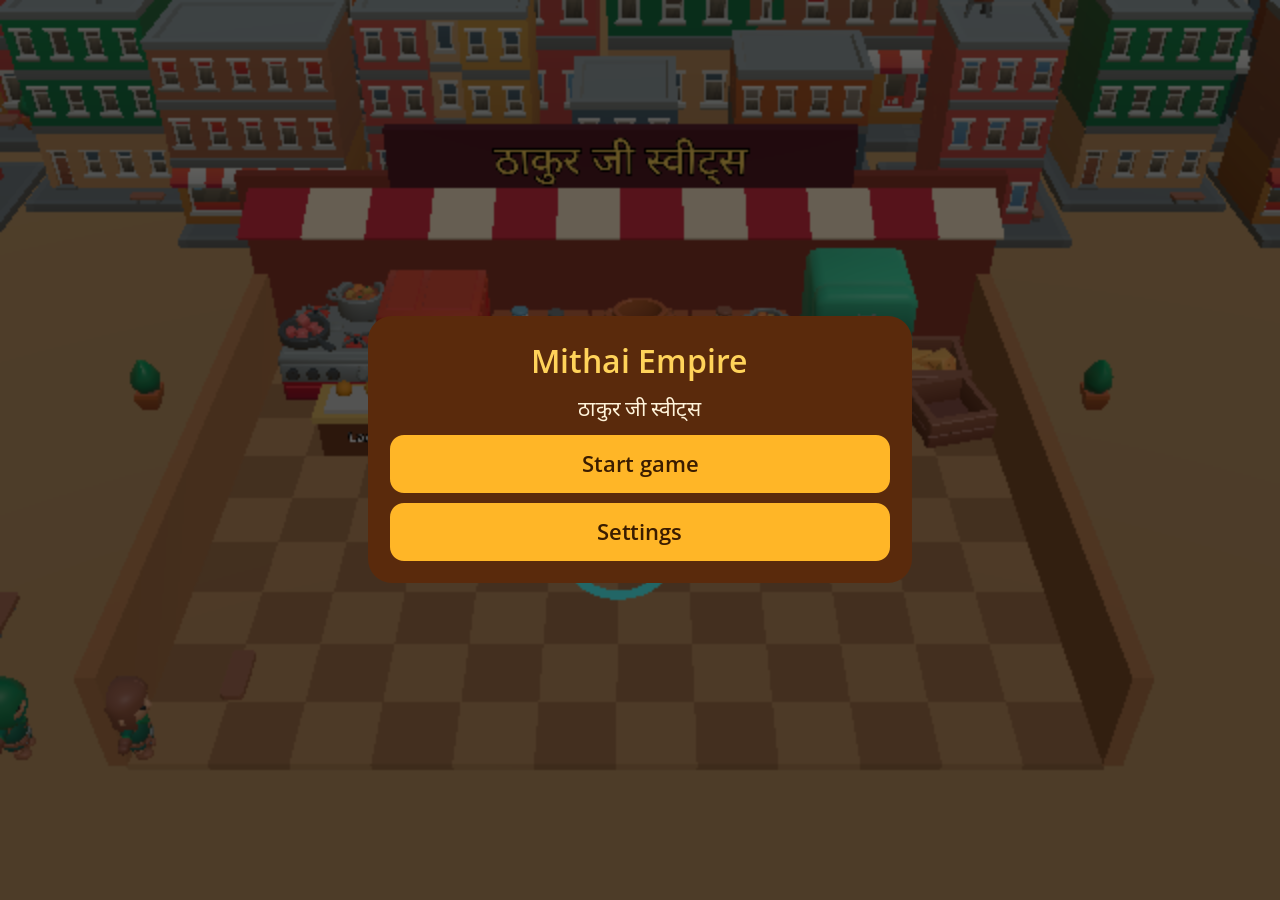
<file: mithai-empire/index.html>
<!DOCTYPE html>
<html lang="en">
	<head>
		<meta charset="utf-8">
		<meta name="viewport" content="width=device-width, user-scalable=no, initial-scale=1.0">
		<title>Mithai Empire</title>
		<style>
html, body, #canvas {
	margin: 0;
	padding: 0;
	border: 0;
}

body {
	color: white;
	background-color: black;
	overflow: hidden;
	touch-action: none;
}

#canvas {
	display: block;
}

#canvas:focus {
	outline: none;
}

#status, #status-splash, #status-progress {
	position: absolute;
	left: 0;
	right: 0;
}

#status, #status-splash {
	top: 0;
	bottom: 0;
}

#status {
	background-color: #242424;
	display: flex;
	flex-direction: column;
	justify-content: center;
	align-items: center;
	visibility: hidden;
}

#status-splash {
	max-height: 100%;
	max-width: 100%;
	margin: auto;
}

#status-splash.show-image--false {
	display: none;
}

#status-splash.fullsize--true {
	height: 100%;
	width: 100%;
	object-fit: contain;
}

#status-splash.use-filter--false {
	image-rendering: pixelated;
}

#status-progress, #status-notice {
	display: none;
}

#status { background: radial-gradient(circle at 50% 35%, #5A1327 0%, #2C0A15 75%) !important; }
#status-progress { visibility: hidden; }
#tj-load {
	display: flex; flex-direction: column; align-items: center; text-align: center;
	font-family: Georgia, 'Times New Roman', serif; color: #F6ECD9; padding: 0 1.5rem;
}
#tj-logo { width: 112px; height: 112px; border-radius: 50%; border: 2px solid #BE9A4E; object-fit: cover; box-shadow: 0 0 30px rgba(228,202,132,.25); animation: tjpulse 1.8s ease-in-out infinite; }
#tj-title { font-size: 1.7rem; margin-top: .9rem; letter-spacing: .02em; }
#tj-sub { font-size: .8rem; color: #E4CA84; letter-spacing: .25em; text-transform: uppercase; margin-top: .25rem; }
#tj-bar { width: min(280px, 70vw); height: 6px; border-radius: 6px; background: rgba(246,236,217,.15); margin-top: 1.4rem; overflow: hidden; }
#tj-fill { height: 100%; width: 0; background: linear-gradient(90deg, #BE9A4E, #E4CA84); border-radius: 6px; transition: width .25s ease-out; }
#tj-text { font-family: Arial, sans-serif; font-size: .85rem; margin-top: .7rem; color: #F6ECD9; min-height: 1.2em; }
#tj-tip { font-family: Arial, sans-serif; font-size: .72rem; margin-top: .35rem; color: rgba(246,236,217,.6); }
@keyframes tjpulse { 0%,100% { transform: scale(1); } 50% { transform: scale(1.05); } }

#status-progress {
	bottom: 10%;
	width: 50%;
	margin: 0 auto;
}

#status-notice {
	background-color: #5b3943;
	border-radius: 0.5rem;
	border: 1px solid #9b3943;
	color: #e0e0e0;
	font-family: 'Noto Sans', 'Droid Sans', Arial, sans-serif;
	line-height: 1.3;
	margin: 0 2rem;
	overflow: hidden;
	padding: 1rem;
	text-align: center;
	z-index: 1;
}
		</style>
		<link id="-gd-engine-icon" rel="icon" type="image/png" href="index.icon.png" />
<link rel="apple-touch-icon" href="index.apple-touch-icon.png"/>
<link rel="manifest" href="index.manifest.json">
<script>try{var r=Math.min(window.devicePixelRatio||1,1.5);Object.defineProperty(window,'devicePixelRatio',{get:function(){return r},configurable:true})}catch(e){}</script><meta name="apple-mobile-web-app-capable" content="yes"><meta name="apple-mobile-web-app-status-bar-style" content="black">
	</head>
	<body>
		<canvas id="canvas">
			Your browser does not support the canvas tag.
		</canvas>

		<noscript>
			Your browser does not support JavaScript.
		</noscript>

		<div id="status">
			<div id="tj-load">
				<img id="tj-logo" src="splash-logo.jpg" alt="Thakur Ji Sweets" width="112" height="112">
				<div id="tj-title">Mithai Empire</div>
				<div id="tj-sub">Thakur Ji Sweets</div>
				<div id="tj-bar"><div id="tj-fill"></div></div>
				<div id="tj-text">Getting the shop ready&hellip;</div>
				<div id="tj-tip">First time only. Next time it opens in seconds.</div>
			</div>
			<progress id="status-progress"></progress>
			<div id="status-notice"></div>
		</div>

		<script src="fast-load.js"></script>
		<script src="index.js"></script>
		<script>
const GODOT_CONFIG = {"args":[],"canvasResizePolicy":2,"emscriptenPoolSize":8,"ensureCrossOriginIsolationHeaders":true,"executable":"index","experimentalVK":false,"fileSizes":{"index.pck":6311868,"index.wasm":39514754},"focusCanvas":true,"gdextensionLibs":[],"godotPoolSize":4,"serviceWorker":"index.service.worker.js"};
const GODOT_THREADS_ENABLED = false;
const engine = new Engine(GODOT_CONFIG);

(function () {
	const statusOverlay = document.getElementById('status');
	const statusProgress = document.getElementById('status-progress');
	const statusNotice = document.getElementById('status-notice');

	let initializing = true;
	let statusMode = '';

	function setStatusMode(mode) {
		if (statusMode === mode || !initializing) {
			return;
		}
		if (mode === 'hidden') {
			statusOverlay.remove();
			initializing = false;
			return;
		}
		statusOverlay.style.visibility = 'visible';
		statusProgress.style.display = mode === 'progress' ? 'block' : 'none';
		statusNotice.style.display = mode === 'notice' ? 'block' : 'none';
		statusMode = mode;
	}

	function setStatusNotice(text) {
		while (statusNotice.lastChild) {
			statusNotice.removeChild(statusNotice.lastChild);
		}
		const lines = text.split('\n');
		lines.forEach((line) => {
			statusNotice.appendChild(document.createTextNode(line));
			statusNotice.appendChild(document.createElement('br'));
		});
	}

	function displayFailureNotice(err) {
		console.error(err);
		if (err instanceof Error) {
			setStatusNotice(err.message);
		} else if (typeof err === 'string') {
			setStatusNotice(err);
		} else {
			setStatusNotice('An unknown error occurred.');
		}
		setStatusMode('notice');
		initializing = false;
	}

	const missing = Engine.getMissingFeatures({
		threads: GODOT_THREADS_ENABLED,
	});

	if (missing.length !== 0) {
		if (GODOT_CONFIG['serviceWorker'] && GODOT_CONFIG['ensureCrossOriginIsolationHeaders'] && 'serviceWorker' in navigator) {
			let serviceWorkerRegistrationPromise;
			try {
				serviceWorkerRegistrationPromise = navigator.serviceWorker.getRegistration();
			} catch (err) {
				serviceWorkerRegistrationPromise = Promise.reject(new Error('Service worker registration failed.'));
			}
			// There's a chance that installing the service worker would fix the issue
			Promise.race([
				serviceWorkerRegistrationPromise.then((registration) => {
					if (registration != null) {
						return Promise.reject(new Error('Service worker already exists.'));
					}
					return registration;
				}).then(() => engine.installServiceWorker()),
				// For some reason, `getRegistration()` can stall
				new Promise((resolve) => {
					setTimeout(() => resolve(), 2000);
				}),
			]).then(() => {
				// Reload if there was no error.
				window.location.reload();
			}).catch((err) => {
				console.error('Error while registering service worker:', err);
			});
		} else {
			// Display the message as usual
			const missingMsg = 'Error\nThe following features required to run Godot projects on the Web are missing:\n';
			displayFailureNotice(missingMsg + missing.join('\n'));
		}
	} else {
		setStatusMode('progress');
		engine.startGame({
			'onProgress': function (current, total) {
				const fill = document.getElementById('tj-fill');
				const text = document.getElementById('tj-text');
				const net = window.__tjNet;
				if (!fill || !text) { return; }
				let frac = total > 0 ? current / total : 0;
				if (net && net.total > 0 && net.loaded > 0) {
					frac = Math.min(net.loaded / net.total, 1);
					const mb = (b) => (b / 1048576).toFixed(1);
					text.textContent = frac >= 0.999
						? 'Opening the shop\u2026'
						: 'Downloading ' + mb(net.loaded) + ' of ' + mb(net.total) + ' MB';
				} else if (frac >= 0.999) {
					text.textContent = 'Opening the shop\u2026';
				} else if (frac > 0) {
					text.textContent = 'Loading ' + Math.round(frac * 100) + '%';
				}
				fill.style.width = Math.round(frac * 100) + '%';
			},
		}).then(() => {
			setStatusMode('hidden');
		}, displayFailureNotice);
	}
}());
		</script>
	</body>
</html>
</file>
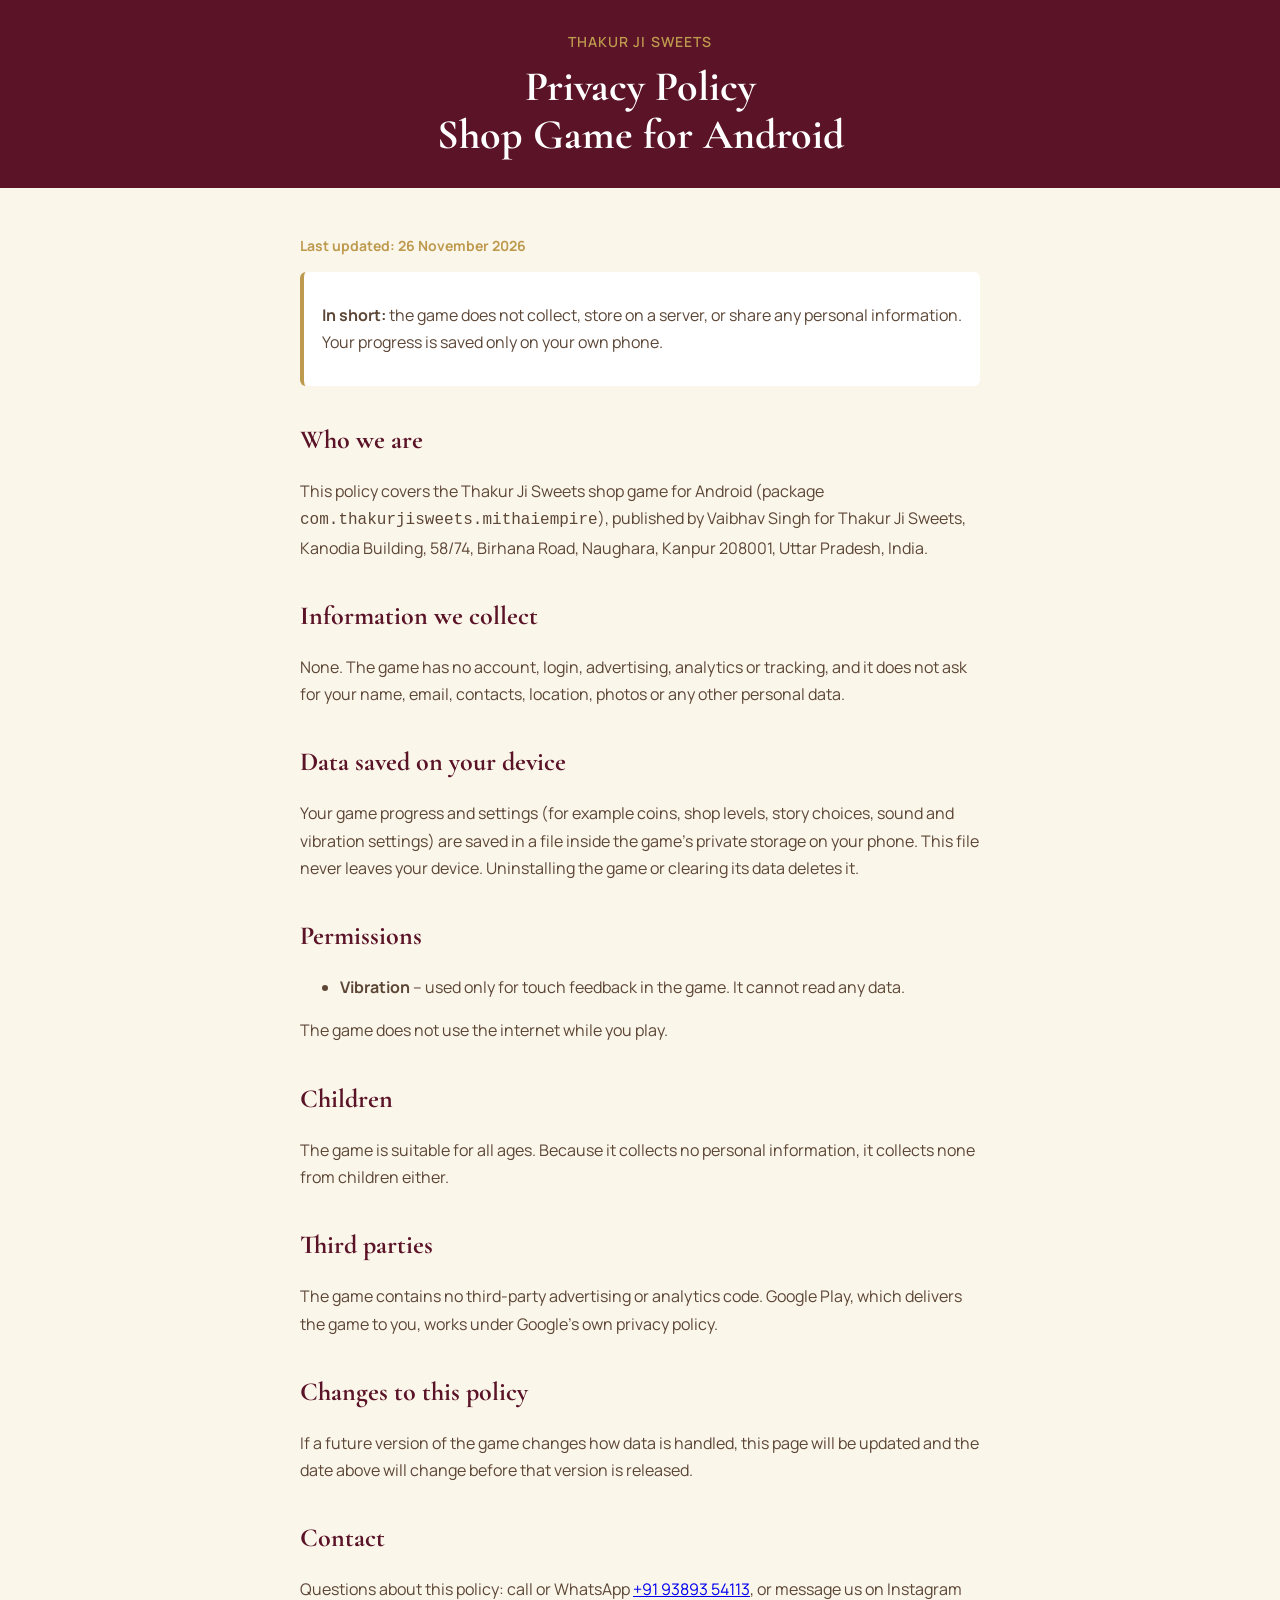
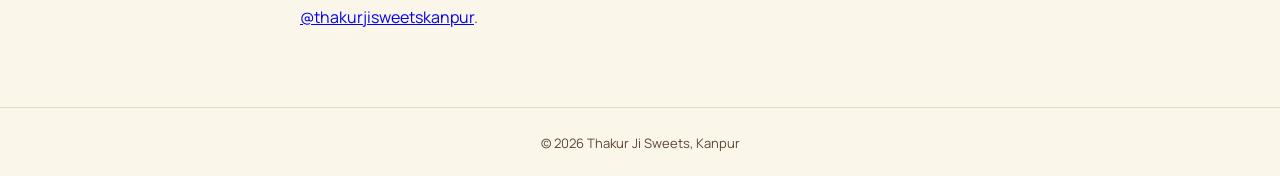
<file: app-privacy.html>
<!DOCTYPE html>
<html lang="en">
<head>
<meta charset="utf-8">
<meta name="viewport" content="width=device-width, initial-scale=1">
<title>Privacy Policy – Thakur Ji Sweets Shop Game</title>
<meta name="description" content="Privacy policy for the Thakur Ji Sweets shop game for Android.">
<link rel="icon" href="favicon-32.png">
<link rel="preconnect" href="https://fonts.googleapis.com">
<link rel="preconnect" href="https://fonts.gstatic.com" crossorigin>
<link href="https://fonts.googleapis.com/css2?family=Cormorant+Garamond:wght@600;700&family=Manrope:wght@400;600;700&display=swap" rel="stylesheet">
<style>
  :root { --cream:#FBF6EA; --maroon:#5A1327; --gold:#BE9A4E; --ink:#2A1810; --ink-soft:#5c4636; }
  * { box-sizing: border-box; }
  body { margin:0; background:var(--cream); color:var(--ink); font:16px/1.7 Manrope, system-ui, sans-serif; }
  header { background:var(--maroon); color:#fff; padding:28px 20px; text-align:center; }
  header a { color:var(--gold); text-decoration:none; font-weight:600; font-size:14px; letter-spacing:.08em; text-transform:uppercase; }
  h1 { font-family:"Cormorant Garamond", serif; font-size:clamp(30px,6vw,42px); margin:8px 0 0; line-height:1.15; }
  main { max-width:720px; margin:0 auto; padding:32px 20px 60px; }
  h2 { font-family:"Cormorant Garamond", serif; color:var(--maroon); font-size:26px; margin:32px 0 6px; }
  p, li { color:var(--ink-soft); }
  .updated { font-size:14px; color:var(--gold); font-weight:700; }
  .box { background:#fff; border-left:4px solid var(--gold); padding:14px 18px; border-radius:6px; }
  footer { text-align:center; font-size:13px; color:var(--ink-soft); padding:24px; border-top:1px solid #e8dcc4; }
</style>
</head>
<body>
<header>
  <a href="/">Thakur Ji Sweets</a>
  <h1>Privacy Policy<br>Shop Game for Android</h1>
</header>
<main>
  <p class="updated">Last updated: 26 November 2026</p>

  <div class="box">
    <p><strong>In short:</strong> the game does not collect, store on a server, or share any personal
    information. Your progress is saved only on your own phone.</p>
  </div>

  <h2>Who we are</h2>
  <p>This policy covers the Thakur Ji Sweets shop game for Android (package
  <code>com.thakurjisweets.mithaiempire</code>), published by Vaibhav Singh for Thakur Ji Sweets,
  Kanodia Building, 58/74, Birhana Road, Naughara, Kanpur 208001, Uttar Pradesh, India.</p>

  <h2>Information we collect</h2>
  <p>None. The game has no account, login, advertising, analytics or tracking, and it does not
  ask for your name, email, contacts, location, photos or any other personal data.</p>

  <h2>Data saved on your device</h2>
  <p>Your game progress and settings (for example coins, shop levels, story choices, sound and
  vibration settings) are saved in a file inside the game's private storage on your phone.
  This file never leaves your device. Uninstalling the game or clearing its data deletes it.</p>

  <h2>Permissions</h2>
  <ul>
    <li><strong>Vibration</strong> – used only for touch feedback in the game. It cannot read any data.</li>
  </ul>
  <p>The game does not use the internet while you play.</p>

  <h2>Children</h2>
  <p>The game is suitable for all ages. Because it collects no personal information, it collects
  none from children either.</p>

  <h2>Third parties</h2>
  <p>The game contains no third-party advertising or analytics code. Google Play, which delivers
  the game to you, works under Google's own privacy policy.</p>

  <h2>Changes to this policy</h2>
  <p>If a future version of the game changes how data is handled, this page will be updated and
  the date above will change before that version is released.</p>

  <h2>Contact</h2>
  <p>Questions about this policy: call or WhatsApp <a href="tel:+919389354113">+91 93893 54113</a>,
  or message us on Instagram <a href="https://instagram.com/thakurjisweetskanpur">@thakurjisweetskanpur</a>.</p>
</main>
<footer>© 2026 Thakur Ji Sweets, Kanpur</footer>
</body>
</html>
</file>
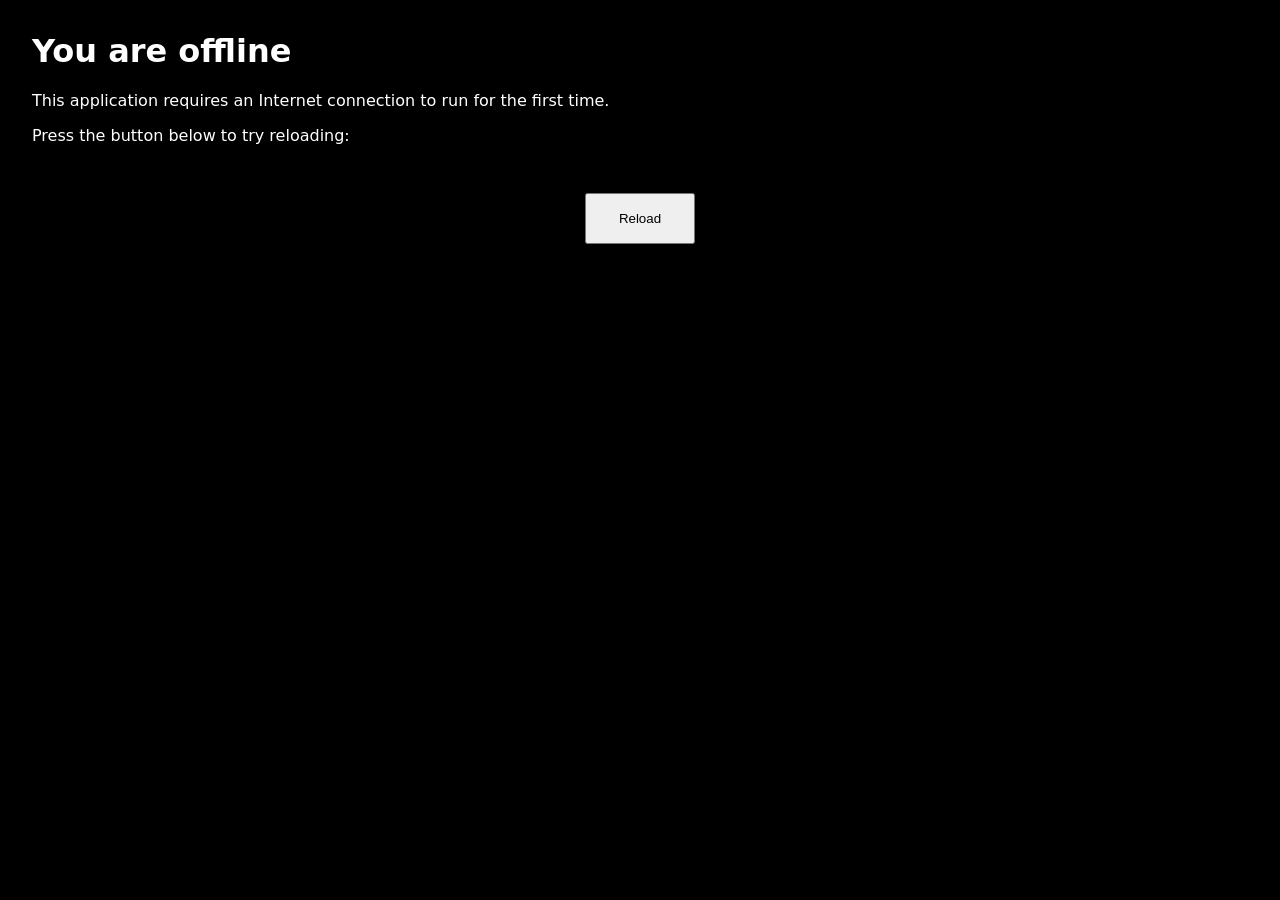
<file: mithai-empire/index.offline.html>
<!DOCTYPE html>
<html lang="en">
	<head>
		<meta charset="utf-8">
		<meta http-equiv="X-UA-Compatible" content="IE=edge">
		<meta name="viewport" content="width=device-width, initial-scale=1">
		<title>You are offline</title>
		<style>
html {
	background-color: #000000;
	color: #ffffff;
}

body {
	font-family: system-ui, -apple-system, "Segoe UI", Roboto, "Helvetica Neue", Arial, "Noto Sans", sans-serif, "Apple Color Emoji", "Segoe UI Emoji", "Segoe UI Symbol", "Noto Color Emoji";
	margin: 2rem;
}

p {
	margin-block: 1rem;
}

button {
	display: block;
	padding: 1rem 2rem;
	margin: 3rem auto 0;
}
		</style>
	</head>
	<body>
		<h1>You are offline</h1>
		<p>This application requires an Internet connection to run for the first time.</p>
		<p>Press the button below to try reloading:</p>
		<button type="button">Reload</button>
		<script>
document.querySelector('button').addEventListener('click', () => {
	window.location.reload();
});
		</script>
	</body>
</html>
</file>
